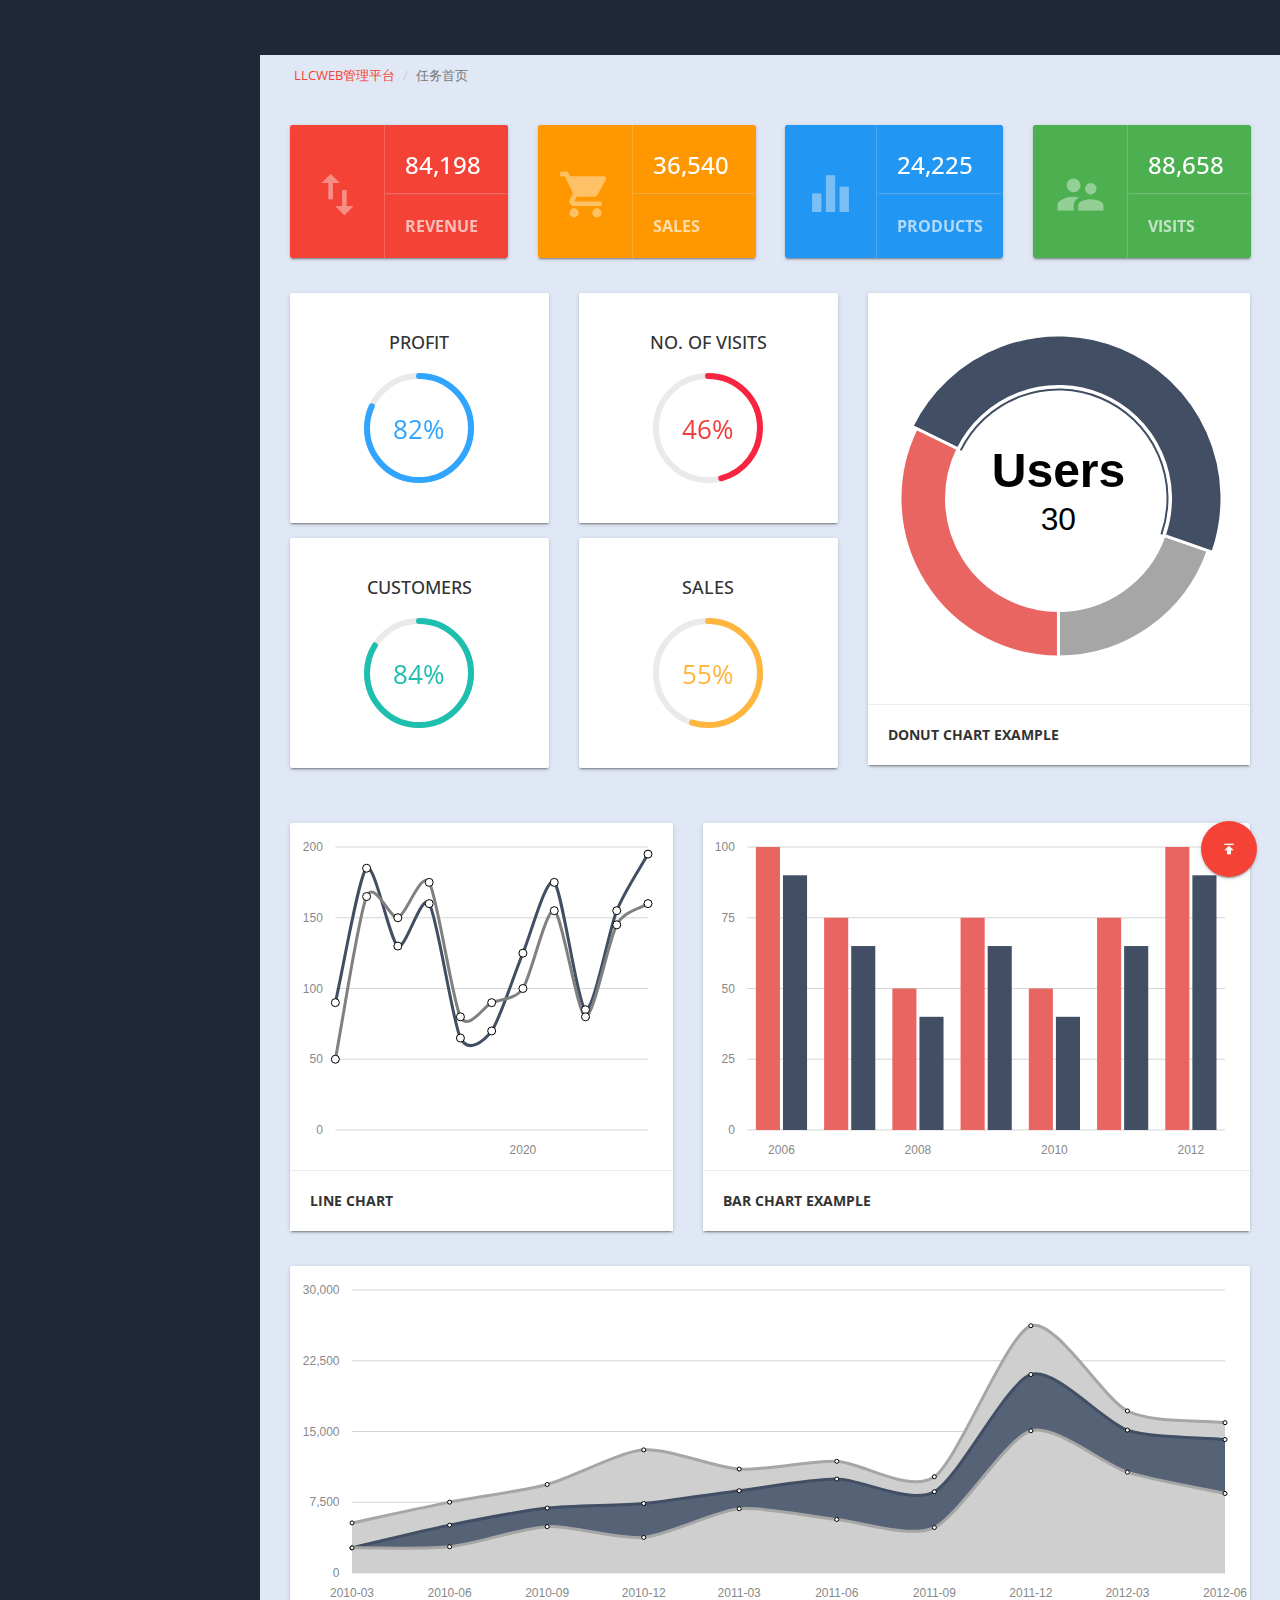
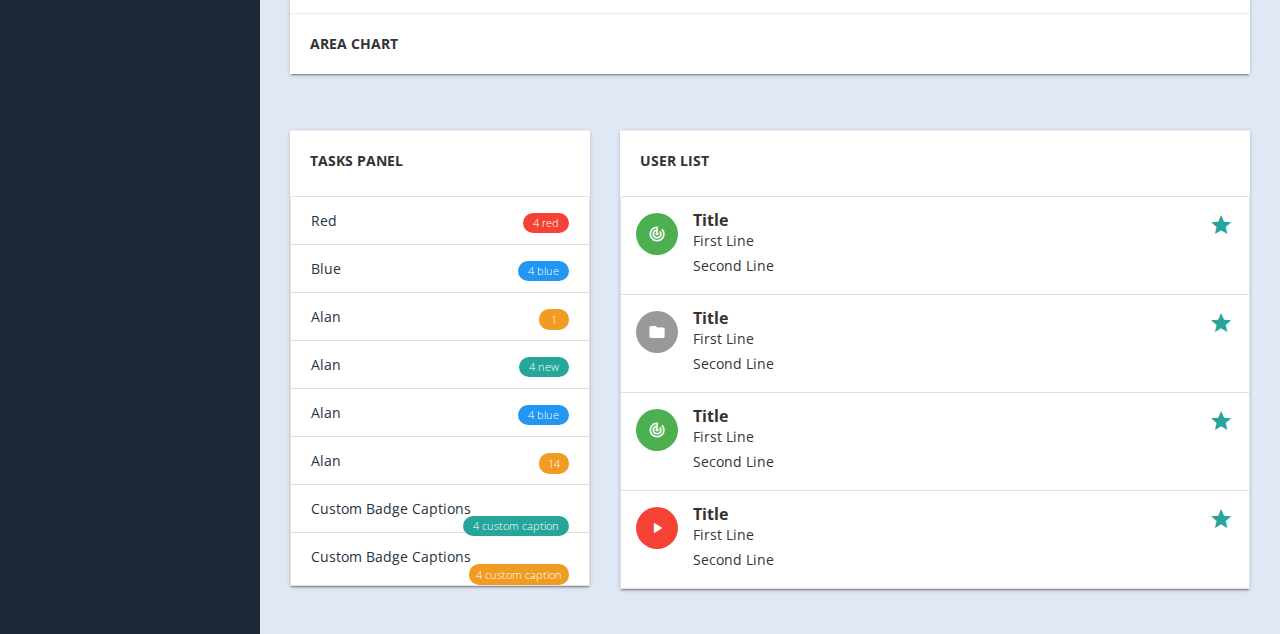
<file: LLCWEB/src/main/resources/templates/index.html>
﻿<!DOCTYPE html>
<html xmlns:th="http://www.thymeleaf.org">
<head>

    <meta charset="utf-8"/>
    <meta name="viewport" content="width=device-width, initial-scale=1.0"/>
    <title>LLCWEB管理平台</title>
    <link href="https://fonts.googleapis.com/icon?family=Material+Icons"
          th:href="@{https://fonts.googleapis.com/icon?family=Material+Icons}" rel="stylesheet">
    <link href="../static/assets/materialize/css/materialize.min.css"
          th:href="@{/assets/materialize/css/materialize.min.css}" media="screen,projection" rel="stylesheet"/>
    <!-- Bootstrap Styles-->
    <link href="../static/assets/css/bootstrap.css"
          th:href="@{/assets/css/bootstrap.css}" rel="stylesheet"/>
    <!-- FontAwesome Styles-->
    <link href="../static/assets/css/font-awesome.css"
          th:href="@{/assets/css/font-awesome.css}" rel="stylesheet"/>
    <!-- Morris Chart Styles-->
    <link href="../static/assets/js/morris/morris-0.4.3.min.css"
          th:href="@{/assets/js/morris/morris-0.4.3.min.css}" rel="stylesheet"/>
    <!-- Custom Styles-->
    <link href="../static/assets/css/custom-styles.css"
          th:href="@{/assets/css/custom-styles.css}" rel="stylesheet"/>
    <!-- Google Fonts-->
    <link href='http://fonts.googleapis.com/css?family=Open+Sans'
          th:href="@{http://fonts.googleapis.com/css?family=Open+Sans}" rel='stylesheet' type='text/css'/>
    <link href="../static/assets/js/Lightweight-Chart/cssCharts.css"
          th:href="@{/assets/js/Lightweight-Chart/cssCharts.css}" rel="stylesheet">
</head>


<body>
<div id="wrapper">
    <!-- top side start-->
    <div  th:include="template/top_side_template :: topside"></div>
    <!-- top side end-->
    <!-- left side start-->
    <nav class="navbar-default navbar-side" role="navigation"
         th:include="template/left_side_template :: leftside"></nav>
    <!-- left side end-->
    <div id="page-wrapper">
        <div id="header" class="header">
            <!--<h3 class="page-header">-->
            <!--Dashboard-->
            <!--</h3>-->
            <ol class="breadcrumb">
                <li><a href="index.html">LLCWEB管理平台</a></li>
                <li class="active">任务首页</li>
            </ol>
        </div>

        <div id="page-inner">
            <div class="dashboard-cards">
                <div class="row">
                    <div class="col-xs-12 col-sm-6 col-md-3">

                        <div class="card horizontal cardIcon waves-effect waves-dark">
                            <div class="card-image red">
                                <i class="material-icons dp48">import_export</i>
                            </div>
                            <div class="card-stacked red">
                                <div class="card-content">
                                    <h3>84,198</h3>
                                </div>
                                <div class="card-action">
                                    <strong>REVENUE</strong>
                                </div>
                            </div>
                        </div>
                    </div>
                    <div class="col-xs-12 col-sm-6 col-md-3">
                        <div class="card horizontal cardIcon waves-effect waves-dark">
                            <div class="card-image orange">
                                <i class="material-icons dp48">shopping_cart</i>
                            </div>
                            <div class="card-stacked orange">
                                <div class="card-content">
                                    <h3>36,540</h3>
                                </div>
                                <div class="card-action">
                                    <strong>SALES</strong>
                                </div>
                            </div>
                        </div>
                    </div>


                    <div class="col-xs-12 col-sm-6 col-md-3">

                        <div class="card horizontal cardIcon waves-effect waves-dark">
                            <div class="card-image blue">
                                <i class="material-icons dp48">equalizer</i>
                            </div>
                            <div class="card-stacked blue">
                                <div class="card-content">
                                    <h3>24,225</h3>
                                </div>
                                <div class="card-action">
                                    <strong>PRODUCTS</strong>
                                </div>
                            </div>
                        </div>

                    </div>
                    <div class="col-xs-12 col-sm-6 col-md-3">

                        <div class="card horizontal cardIcon waves-effect waves-dark">
                            <div class="card-image green">
                                <i class="material-icons dp48">supervisor_account</i>
                            </div>
                            <div class="card-stacked green">
                                <div class="card-content">
                                    <h3>88,658</h3>
                                </div>
                                <div class="card-action">
                                    <strong>VISITS</strong>
                                </div>
                            </div>
                        </div>

                    </div>
                </div>
            </div>
            <!-- /. ROW  -->
            <div class="row">
                <div class="col-xs-12 col-sm-12 col-md-7">
                    <div class="cirStats">
                        <div class="row">
                            <div class="col-xs-12 col-sm-6 col-md-6">
                                <div class="card-panel text-center">
                                    <h4>Profit</h4>
                                    <div class="easypiechart" id="easypiechart-blue" data-percent="82"><span
                                            class="percent">82%</span>
                                    </div>
                                </div>
                            </div>
                            <div class="col-xs-12 col-sm-6 col-md-6">
                                <div class="card-panel text-center">
                                    <h4>No. of Visits</h4>
                                    <div class="easypiechart" id="easypiechart-red" data-percent="46"><span
                                            class="percent">46%</span>
                                    </div>
                                </div>
                            </div>
                            <div class="col-xs-12 col-sm-6 col-md-6">
                                <div class="card-panel text-center">
                                    <h4>Customers</h4>
                                    <div class="easypiechart" id="easypiechart-teal" data-percent="84"><span
                                            class="percent">84%</span>
                                    </div>
                                </div>
                            </div>
                            <div class="col-xs-12 col-sm-6 col-md-6">
                                <div class="card-panel text-center">
                                    <h4>Sales</h4>
                                    <div class="easypiechart" id="easypiechart-orange" data-percent="55"><span
                                            class="percent">55%</span>
                                    </div>
                                </div>
                            </div>
                        </div>
                    </div>
                </div><!--/.row-->
                <div class="col-xs-12 col-sm-12 col-md-5">
                    <div class="row">
                        <div class="col-xs-12">
                            <div class="card">
                                <div class="card-image donutpad">
                                    <div id="morris-donut-chart"></div>
                                </div>
                                <div class="card-action">
                                    <b>Donut Chart Example</b>
                                </div>
                            </div>
                        </div>
                    </div>
                </div><!--/.row-->
            </div>

            <div class="row">
                <div class="col-md-5">
                    <div class="card">
                        <div class="card-image">
                            <div id="morris-line-chart"></div>
                        </div>
                        <div class="card-action">
                            <b>Line Chart</b>
                        </div>
                    </div>

                </div>

                <div class="col-md-7">
                    <div class="card">
                        <div class="card-image">
                            <div id="morris-bar-chart"></div>
                        </div>
                        <div class="card-action">
                            <b> Bar Chart Example</b>
                        </div>
                    </div>
                </div>

            </div>

            <div class="row">
                <div class="col-xs-12">
                    <div class="card">
                        <div class="card-image">
                            <div id="morris-area-chart"></div>
                        </div>
                        <div class="card-action">
                            <b>Area Chart</b>
                        </div>
                    </div>
                </div>

            </div>
            <div class="row">
                <div class="col-md-12">

                </div>
            </div>
            <!-- /. ROW  -->

            <div class="row">
                <div class="col-md-4 col-sm-12 col-xs-12">
                    <div class="card">
                        <div class="card-action">
                            <b>Tasks Panel</b>
                        </div>
                        <div class="card-image">
                            <div class="collection">
                                <a href="#!" class="collection-item">Red<span class="new badge red"
                                                                              data-badge-caption="red">4</span></a>
                                <a href="#!" class="collection-item">Blue<span class="new badge blue"
                                                                               data-badge-caption="blue">4</span></a>
                                <a href="#!" class="collection-item"><span class="badge">1</span>Alan</a>
                                <a href="#!" class="collection-item"><span class="new badge">4</span>Alan</a>
                                <a href="#!" class="collection-item">Alan<span class="new badge blue"
                                                                               data-badge-caption="blue">4</span></a>
                                <a href="#!" class="collection-item"><span class="badge">14</span>Alan</a>
                                <a href="#!" class="collection-item">Custom Badge Captions<span class="new badge"
                                                                                                data-badge-caption="custom caption">4</span></a>
                                <a href="#!" class="collection-item">Custom Badge Captions<span class="badge"
                                                                                                data-badge-caption="custom caption">4</span></a>
                            </div>
                        </div>

                    </div>

                </div>
                <div class="col-md-8 col-sm-12 col-xs-12">
                    <div class="card">
                        <div class="card-action">
                            <b>User List</b>
                        </div>
                        <div class="card-image">
                            <ul class="collection">
                                <li class="collection-item avatar">
                                    <i class="material-icons circle green">track_changes</i>
                                    <span class="title">Title</span>
                                    <p>First Line <br>
                                        Second Line
                                    </p>
                                    <a href="#!" class="secondary-content"><i class="material-icons">grade</i></a>
                                </li>
                                <li class="collection-item avatar">
                                    <i class="material-icons circle">folder</i>
                                    <span class="title">Title</span>
                                    <p>First Line <br>
                                        Second Line
                                    </p>
                                    <a href="#!" class="secondary-content"><i class="material-icons">grade</i></a>
                                </li>
                                <li class="collection-item avatar">
                                    <i class="material-icons circle green">track_changes</i>
                                    <span class="title">Title</span>
                                    <p>First Line <br>
                                        Second Line
                                    </p>
                                    <a href="#!" class="secondary-content"><i class="material-icons">grade</i></a>
                                </li>
                                <li class="collection-item avatar">
                                    <i class="material-icons circle red">play_arrow</i>
                                    <span class="title">Title</span>
                                    <p>First Line <br>
                                        Second Line
                                    </p>
                                    <a href="#!" class="secondary-content"><i class="material-icons">grade</i></a>
                                </li>
                            </ul>
                        </div>
                    </div>


                </div>
            </div>
            <!-- /. ROW  -->
            <div class="fixed-action-btn horizontal click-to-toggle">
                <a href="#header" class="btn-floating btn-large red"><i class="material-icons">publish</i></a>
            </div>

            <footer th:include="template/footer_template :: my_footer">
            </footer>
        </div>
        <!-- /. PAGE INNER  -->
    </div>
    <!-- /. PAGE WRAPPER  -->
</div>
<!-- /. WRAPPER  -->
<!-- JS Scripts-->
<!-- jQuery Js -->
<script src="../static/assets/js/jquery-1.10.2.js"
        th:src="@{/assets/js/jquery-1.10.2.js}"></script>
<!-- Bootstrap Js -->
<script src="../static/assets/js/bootstrap.min.js"
        th:src="@{/assets/js/bootstrap.min.js}"></script>
<script src="../static/assets/materialize/js/materialize.min.js"
        th:src="@{/assets/materialize/js/materialize.min.js}"></script>
<!-- Metis Menu Js -->
<script src="../static/assets/js/jquery.metisMenu.js"
        th:src="@{/assets/js/jquery.metisMenu.js}"></script>
<!-- Morris Chart Js -->
<script src="../static/assets/js/morris/raphael-2.1.0.min.js"
        th:src="@{/assets/js/morris/raphael-2.1.0.min.js}"></script>
<script src="../static/assets/js/morris/morris.js"
        th:src="@{/assets/js/morris/morris.js}"></script>
<script src="../static/assets/js/easypiechart.js"
        th:src="@{/assets/js/easypiechart.js}"></script>
<script src="../static/assets/js/easypiechart-data.js"
        th:src="@{/assets/js/easypiechart-data.js}"></script>
<script src="../static/assets/js/Lightweight-Chart/jquery.chart.js"
        th:src="@{/assets/js/Lightweight-Chart/jquery.chart.js}"></script>
<!-- Custom Js -->
<script src="../static/assets/js/custom-scripts.js"
        th:src="@{/assets/js/custom-scripts.js}"></script>
</body>

</html>
</file>
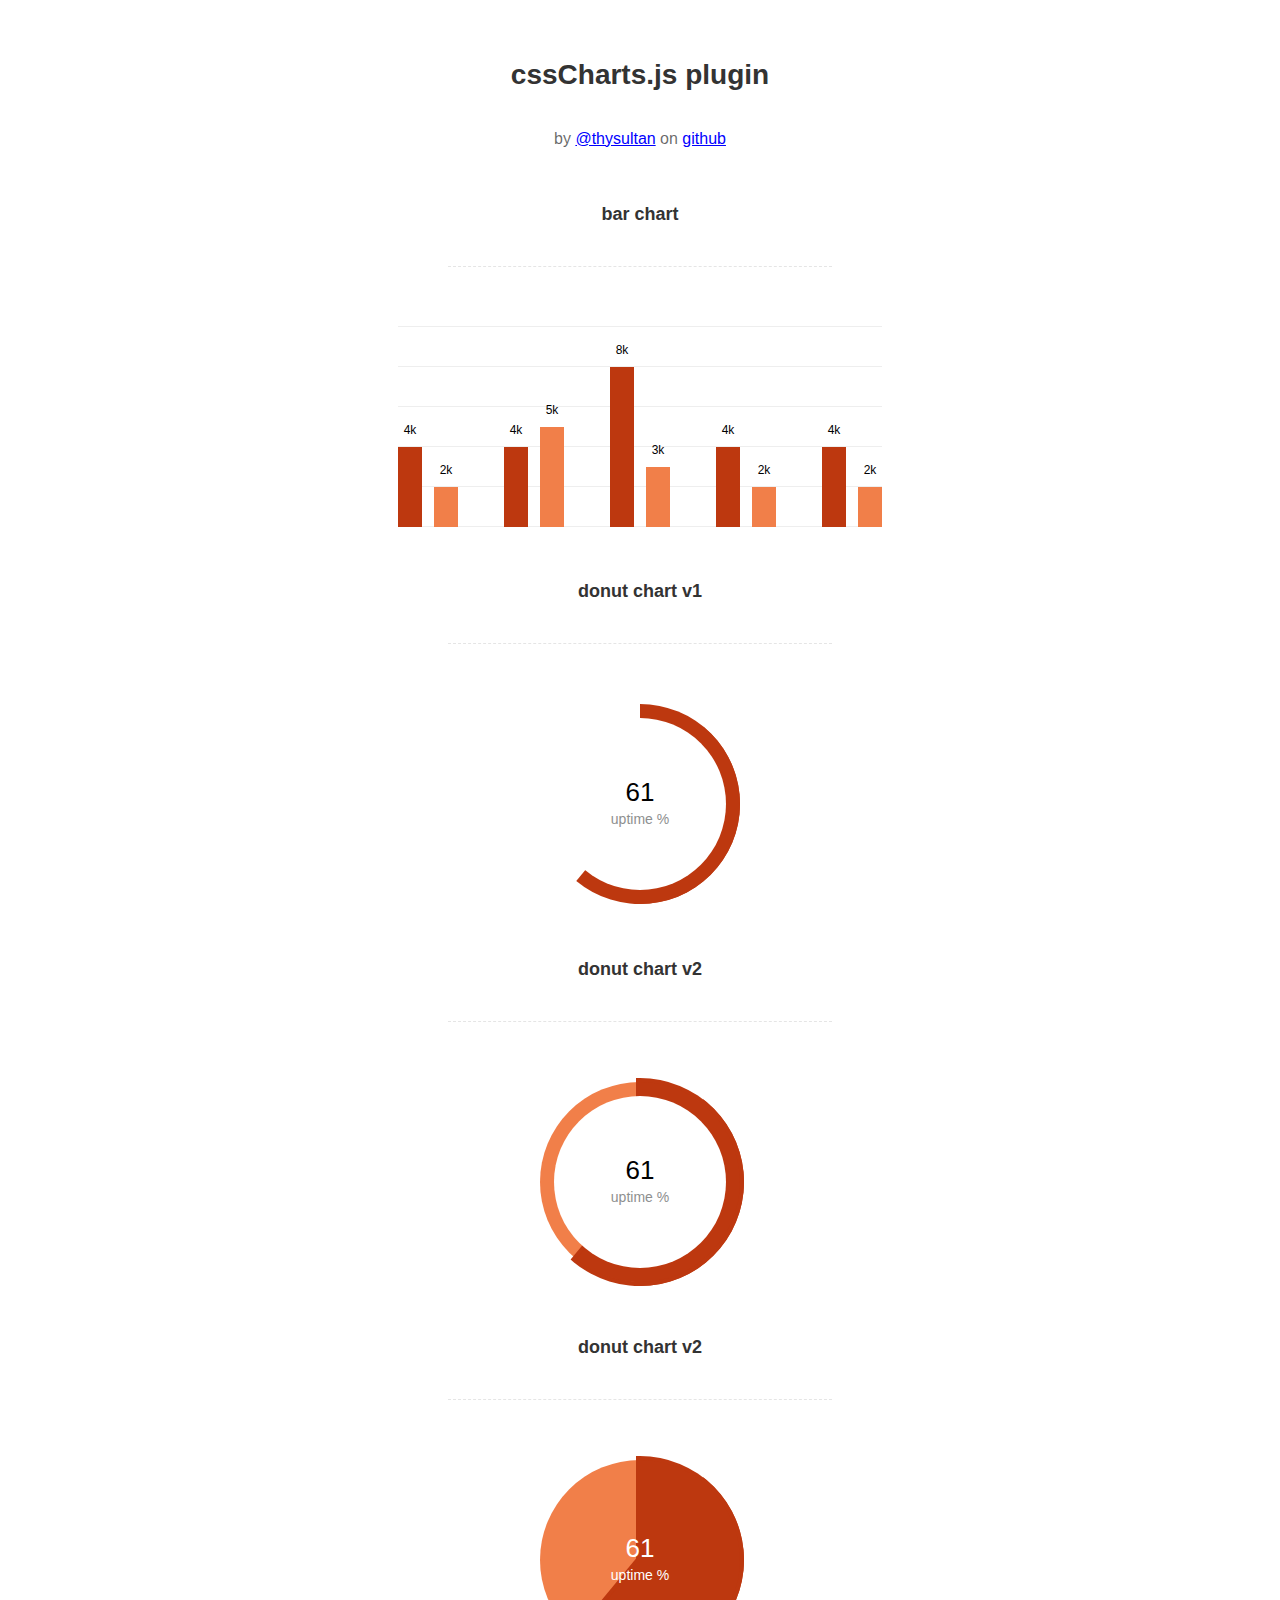
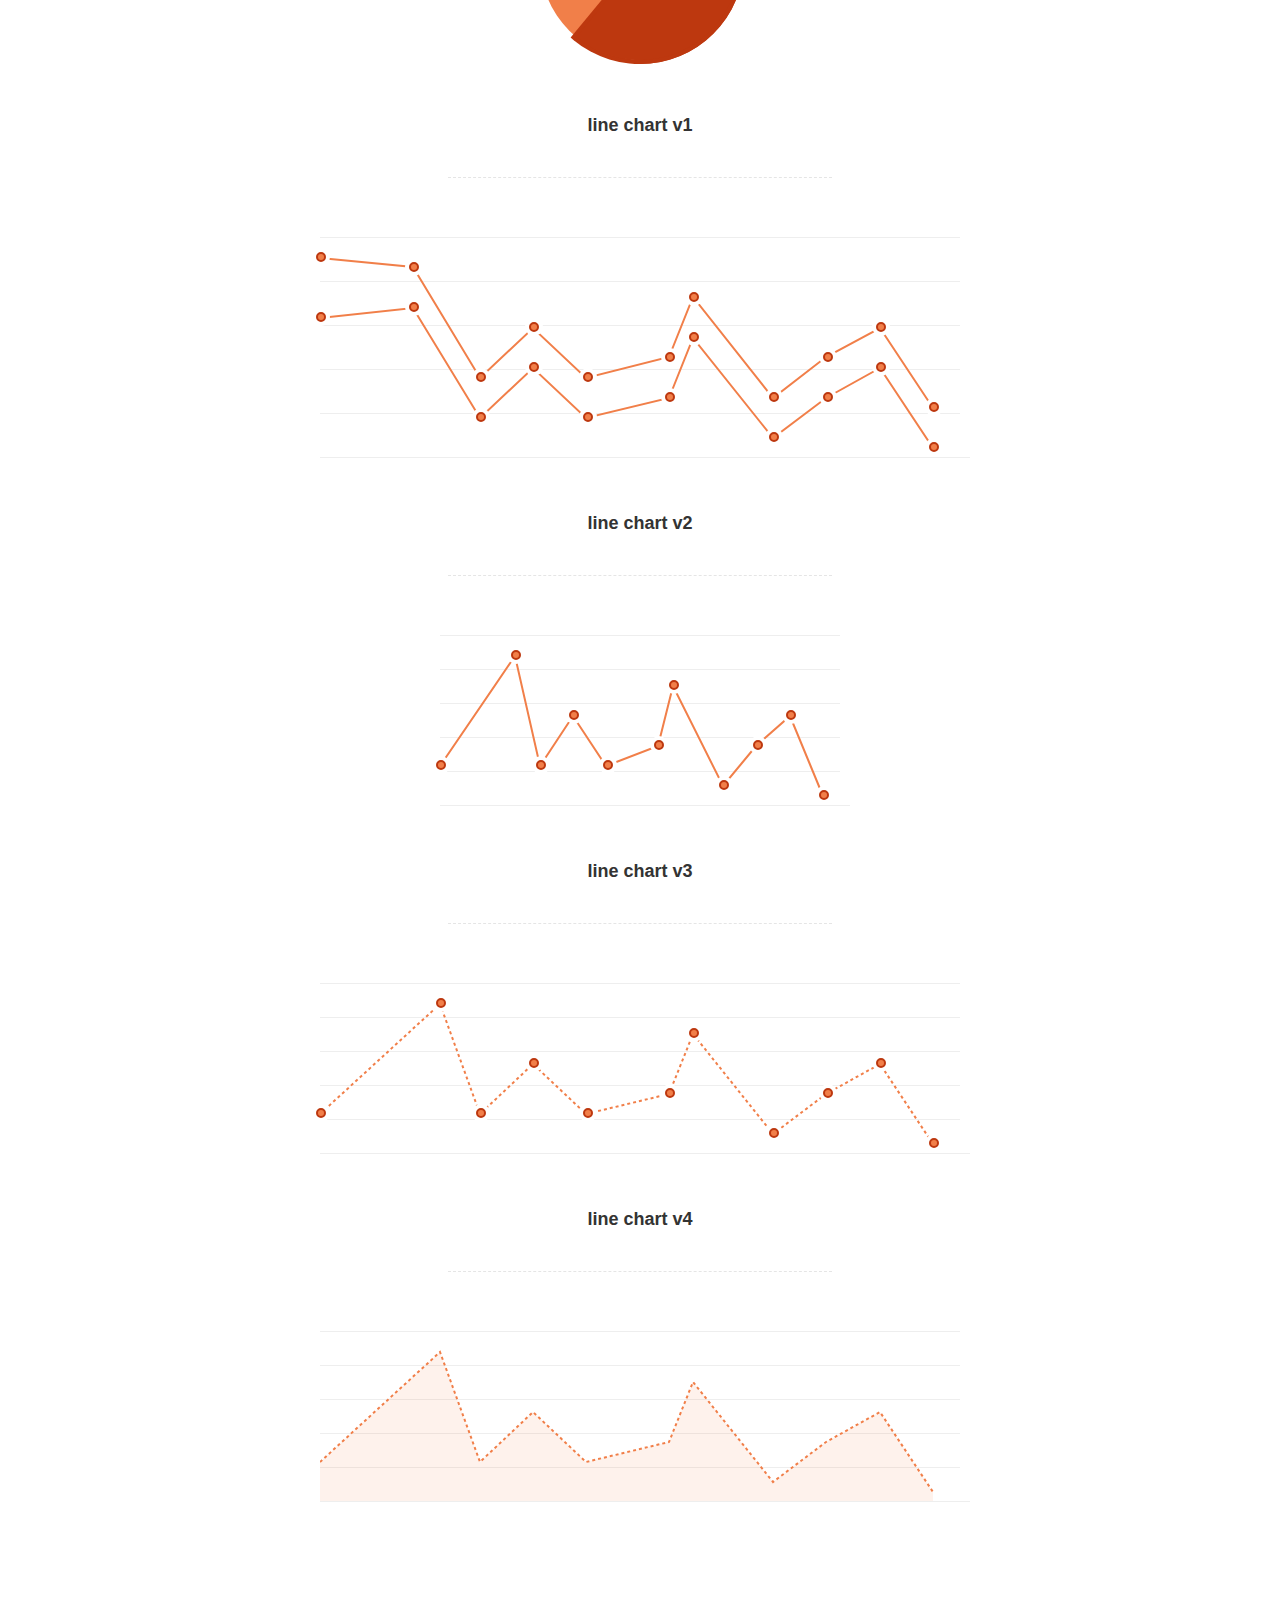
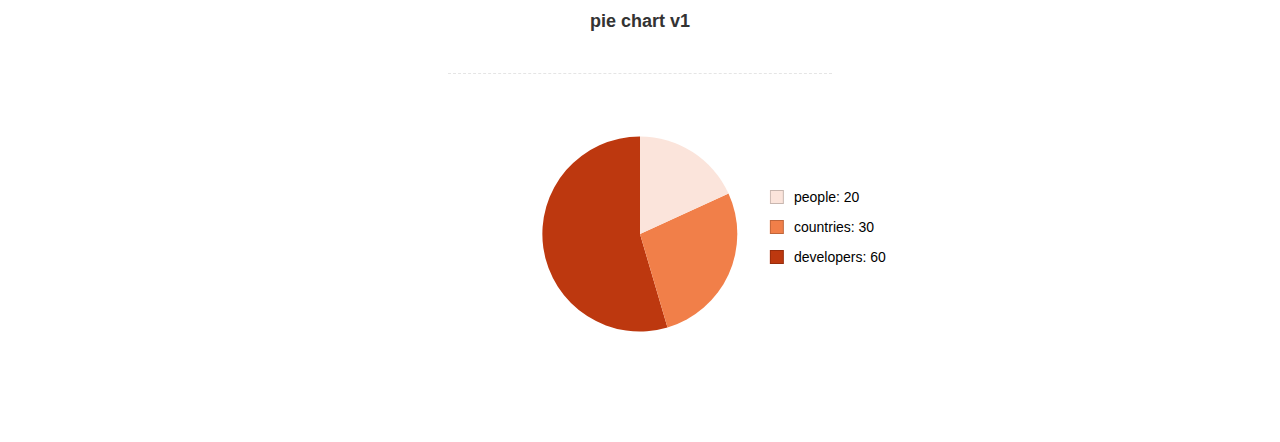
<file: LLCWEB/src/main/resources/static/assets/js/Lightweight-Chart/index.html>
<!doctype html>
<html>
    <head>
        <meta charset="utf-8">
        <meta name="description" content="A jquery plugin to create simple donut, bar or line charts with dom nodes, style with css.">
        <meta name="viewport" content="width=device-width, initial-scale=1">
        <title>cssCharts.js - jquery css charts</title>
        <script src="https://ajax.googleapis.com/ajax/libs/jquery/2.1.3/jquery.min.js"></script>

        <link rel="stylesheet" href="cssCharts.css">
        <script src="jquery.chart.js"></script>

        <style>
          /* page specific styles*/
          h1{text-align:center;font-family:sans-serif;font-size:28px;color:#333;padding:40px 0 0 0;}
          h2{text-align:center;font-family:sans-serif;font-size:18px;color:#333;padding:40px 0 0 0;}
          hr{width:60%;height:1px;background:none;border:none;border-bottom:1px dashed rgba(0,0,0,0.1);outline:none;margin:40px auto 60px auto;}

          .desc p{text-align:center;font-size:16px;color:rgba(0,0,0,0.6);padding:20px 0 0 0;font-family:sans-serif;}
          .desc a{color:blue;}
          .wrap{margin:0 auto;width:640px;padding-bottom:100px;}
          #line{width:400px;}
          /* page specific styles*/
        </style>
    </head>
    <body>
      <div class="wrap">

        <div class="desc">
          <h1>cssCharts.js plugin</h1><p>by
          <a href="http://twitter.com/thysultan">@thysultan</a> on
          <a href="https://github.com/sultantarimo/cssCharts.js">github</a>
        </p>
        </div>

        <h2>bar chart</h2>
        <hr>

        <div class="chart">
            <ul class="bar-chart" data-bars="[4,2],[4,5],[8,3],[4,2],[4,2]" data-max="10" data-unit="k" data-width="24"></ul>
        </div>
        <!-- data max is the 100% point of the graph -->
        <!-- set data-grid to 0 for no grid -->
        <!-- data-width is the individual bars width -->

        <h2>donut chart v1</h2>
        <hr>

        <div class="chart">
          <div class="donut-chart" data-percent="0.61" data-title="uptime %"></div>
        </div>

        <h2>donut chart v2</h2>
        <hr>

        <div class="chart">
          <div class="donut-chart fill" data-percent="0.61" data-title="uptime %"></div>
        </div>

        <h2>donut chart v2</h2>
        <hr>

        <div class="chart">
          <div class="donut-chart pie-chart fill" data-percent="0.61" data-title="uptime %"></div>
        </div>
        <!-- pie-chart class for pie chart -->
        <!-- fill class for default donut fill enabled-->

        <h2>line chart v1</h2>
        <hr>

        <div class="chart">
          <ul data-cord="[[0,70,120,160,200,262,280,340,380,420,460],[140,150,40,90,40,60,120,20,60,90,10]],[[0,70,120,160,200,262,280,340,380,420,460],[200,190,80,130,80,100,160,60,100,130,50]]"  class="line-chart"></ul>
        </div>
        <!-- multiple graphs [[x cords],[y cords]] [[x cords],[y cords]] -->

        <h2>line chart v2</h2>
        <hr>

        <div class="chart" id="line">
          <ul data-cord="[0,90,120,160,200,262,280,340,380,420,460],[40,150,40,90,40,60,120,20,60,90,10]" class="line-chart"></ul>
        </div>

        <h2>line chart v3</h2>
        <hr>

        <div class="chart dotted">
          <ul data-cord="[0,90,120,160,200,262,280,340,380,420,460],[40,150,40,90,40,60,120,20,60,90,10]" class="line-chart"></ul>
        </div>

        <h2>line chart v4</h2>
        <hr>

        <div class="chart dotted">
          <ul data-cord="[0,90,120,160,200,262,280,340,380,420,460],[40,150,40,90,40,60,120,20,60,90,10]" data-fill="1" class="line-chart no-points"></ul>
        </div>
        <!-- single graph [x cords],[y cords] -->


        <br><br><br>
        <h2>pie chart v1</h2>
        <hr>

        <div class="chart">
          <div class="pie-thychart" data-set='[["people", 20], ["countries",30], ["developers",60]]' data-colors="#FBE4DB,#F17F49,#BD380F"></div>
        </div>

      </div>

      <script>
        $(function() {
            $('.bar-chart').cssCharts({type:"bar"});
            $('.donut-chart').cssCharts({type:"donut"}).trigger('show-donut-chart');
            $('.line-chart').cssCharts({type:"line"});

            $('.pie-thychart').cssCharts({type:"pie"});
        });
      </script>
    </body>
</html>
</file>
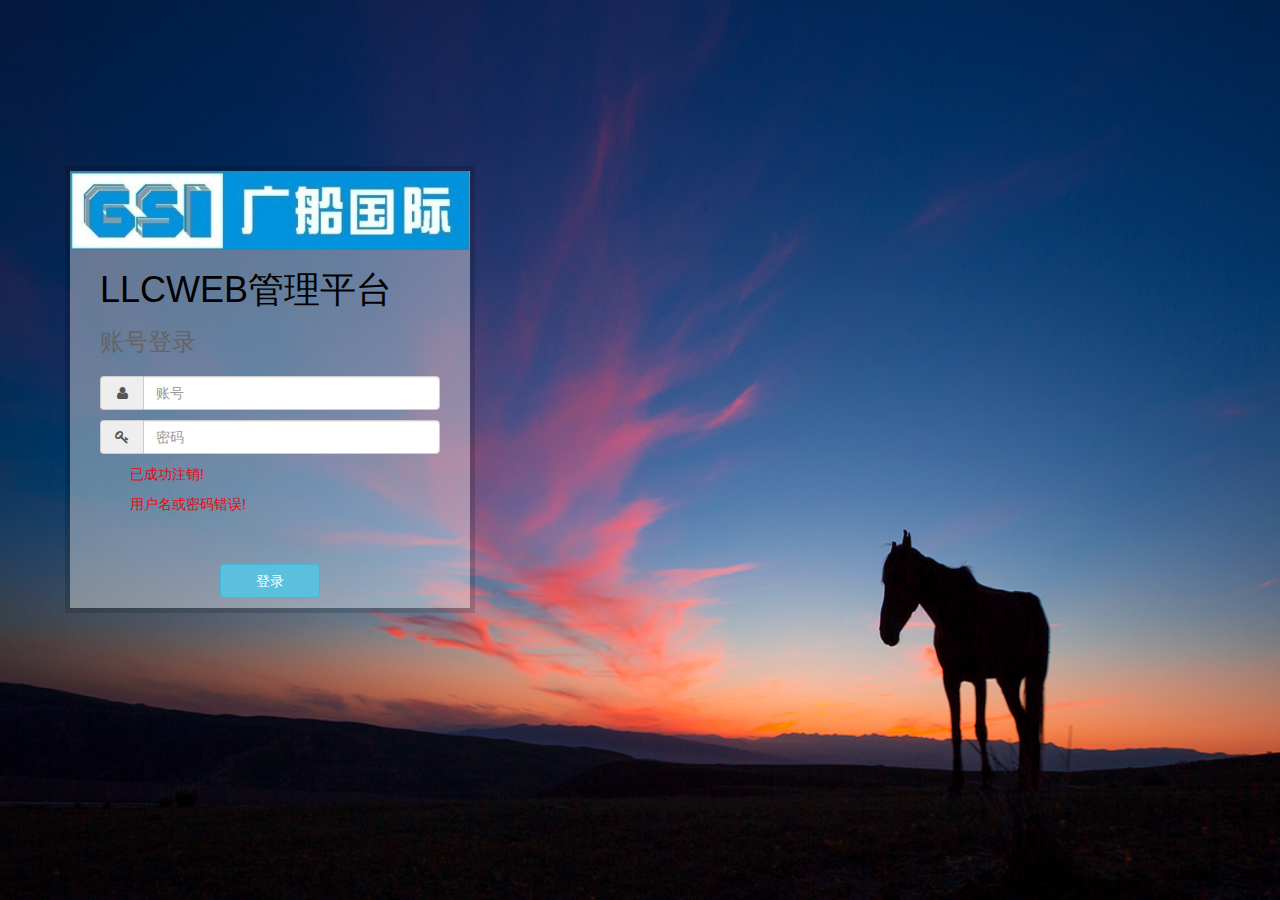
<file: LLCWEB/src/main/resources/templates/login.html>
<!DOCTYPE html>
<html xmlns:th="http://www.thymeleaf.org">
<head>

    <!-- start: Meta -->
    <meta charset="utf-8">
    <title></title>
    <meta name="description" content="Bootstrap Metro Dashboard">
    <meta name="author" content="">
    <meta name="keyword" content="">
    <!-- end: Meta -->

    <!-- start: Mobile Specific -->
    <meta name="viewport" content="width=device-width, initial-scale=1">
    <!-- end: Mobile Specific -->
    <!-- start: Favicon -->
    <link rel="shortcut icon" href="../static/custom/images/favicon.ico" th:href="@{custom/images/favicon.ico}">
    <!-- end: Favicon -->

    <!-- start: CSS -->
    <!-- Bootstrap Styles-->
    <link href="../static/assets/css/bootstrap.css"
          th:href="@{assets/css/bootstrap.css}" rel="stylesheet"/>
    <!-- FontAwesome Styles-->
    <link href="../static/assets/css/font-awesome.css"
          th:href="@{assets/css/font-awesome.css}" rel="stylesheet"/>
    <!-- Google Fonts-->
    <link href='http://fonts.googleapis.com/css?family=Open+Sans'
          th:href="@{http://fonts.googleapis.com/css?family=Open+Sans}" rel='stylesheet' type='text/css'/>
    <!-- end: CSS -->
    <!-- The HTML5 shim, for IE6-8 support of HTML5 elements -->
    <!--[if lt IE 9]>
    <script src="../static/assets/js/html5shiv.js"
            th:src="@{assets/js/html5shiv.js}"></script>
    <script src="../static/assets/js/respond.min.js"
            th:src="@{assets/js/respond.min.js}"></script>
    <link id="ie-style" href="../static/assets/css/ie.css"
          th:href="@{assets/css/ie.css}" rel="stylesheet">
    <![endif]-->

    <!--page custom files-->
    <link  href="../static/custom/css/page-login.css"
          th:href="@{custom/css/page-login.css}" rel="stylesheet">

</head>

<body>

<div class="container">

    <div class="row" style="margin-top: 15%;">

        <div class="col-md-2">
            <div class="login-box">
                <div class="logo">
                    <img src="../static/custom/images/logo.png" th:src="@{custom/images/logo.jpg}">
                </div>
                <h1 style="padding-left: 30px;">LLCWEB管理平台</h1>
                <h3>账号登录</h3>
                <div style="padding: 10px 30px 10px;">
                    <!--使用spring security的form控件必须这么定义？input的name必须为username和password-->
                    <form action="/login" th:action="@{/login}" method="post">
                        <div class="input-group margin-bottom-sm">
                            <span class="input-group-addon"><i class="fa fa-user fa-fw"></i></span>
                            <input id="username" name="username" class="form-control" type="text" placeholder="账号">
                        </div>
                        <div class="input-group" style="padding-top: 10px;">
                            <span class="input-group-addon"><i class="fa fa-key fa-fw"></i></span>
                            <input id="password" name="password" class="form-control" type="password" placeholder="密码">
                        </div>
                        <p th:if="${param.logout}" class="error-code">已成功注销!</p>
                        <p th:if="${param.error}" class="error-code">用户名或密码错误!</p>
                        <div style="padding-top: 40px;text-align: center;">
                            <button id="login" style="width: 100px;" type="submit" class="btn btn-info">登录</button>
                        </div>
                    </form>

                </div>
            </div><!--/span-->
        </div>

    </div>
</div>

<div id="clock" style="">

</div>

<!-- start: JavaScript-->
<!-- jQuery Js -->
<script src="../static/assets/js/jquery-1.10.2.js"
        th:src="@{assets/js/jquery-1.10.2.js}"></script>
<!-- Bootstrap Js -->
<script src="../static/assets/js/bootstrap.min.js"
        th:src="@{assets/js/bootstrap.min.js}"></script>
<script src="../static/assets/plugins/lhgdialog/lhgdialog.min.js"
        th:src="@{assets/plugins/lhgdialog/lhgdialog.min.js}"></script>

<!--page custom files-->
<script src="../static/custom/js/page-login.js"
        th:src="@{custom/js/page-login.js}"></script>
<!-- end: JavaScript-->

</body>
</html>
</file>
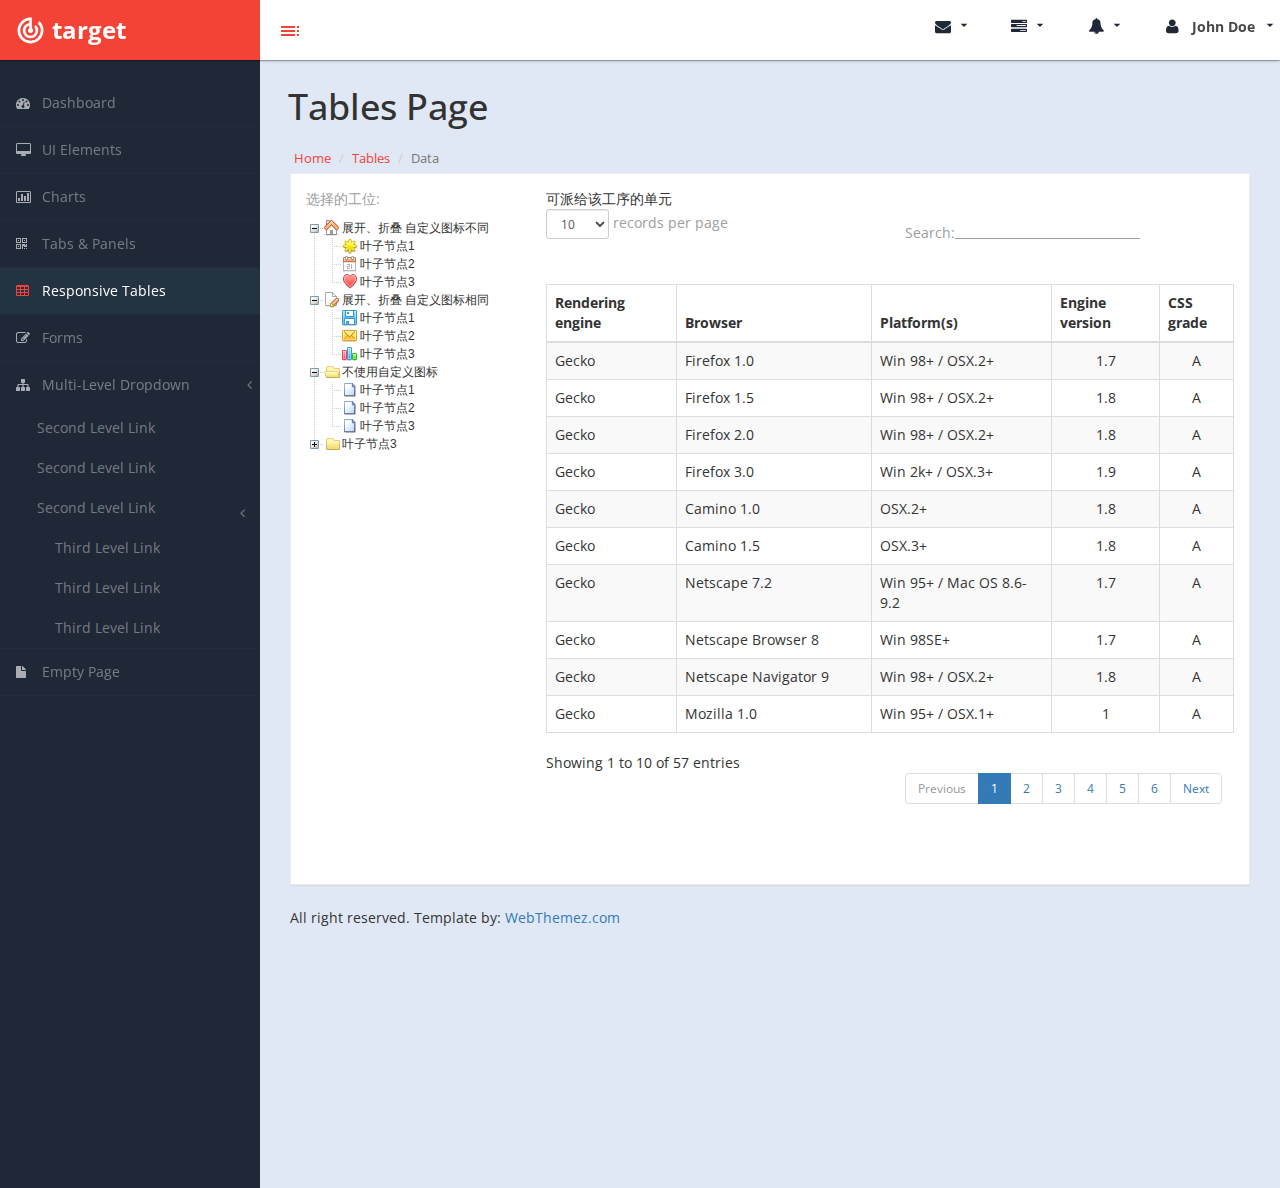
<file: LLCWEB/src/main/resources/templates/tableTest.html>
﻿<!DOCTYPE html>
<html xmlns="http://www.w3.org/1999/xhtml">

<head>
    <meta charset="utf-8"/>
    <meta name="viewport" content="width=device-width, initial-scale=1.0"/>
    <title>Track Material Design Bootstrap Admin Template</title>

    <link href="https://fonts.googleapis.com/icon?family=Material+Icons" rel="stylesheet">
    <link rel="stylesheet" href="../static/assets/materialize/css/materialize.min.css" media="screen,projection"/>
    <!-- Bootstrap Styles-->
    <link href="../static/assets/css/bootstrap.css" rel="stylesheet"/>
    <!-- FontAwesome Styles-->
    <link href="../static/assets/css/font-awesome.css" rel="stylesheet"/>
    <!-- Morris Chart Styles-->
    <link href="../static/assets/js/morris/morris-0.4.3.min.css" rel="stylesheet"/>
    <!-- Custom Styles-->
    <link href="../static/assets/css/custom-styles.css" rel="stylesheet"/>
    <!-- Google Fonts-->
    <link href='http://fonts.googleapis.com/css?family=Open+Sans' rel='stylesheet' type='text/css'/>
    <link rel="stylesheet" href="../static/assets/js/Lightweight-Chart/cssCharts.css">


    <!-- commom Styles-->
    <link href="../static/custom/css/common.css" rel="stylesheet"/>
     <!--Custom Styles-->
    <link href="../static/assets/plugins/ztree/zTreeStyle/zTreeStyle.css" rel="stylesheet"/>
</head>
<body>
<div id="wrapper">
    <nav class="navbar navbar-default top-navbar" role="navigation">
        <div class="navbar-header">
            <button type="button" class="navbar-toggle" data-toggle="collapse" data-target=".sidebar-collapse">
                <span class="sr-only">Toggle navigation</span>
                <span class="icon-bar"></span>
                <span class="icon-bar"></span>
                <span class="icon-bar"></span>
            </button>
            <a class="navbar-brand waves-effect waves-dark" href="index.html"><i class="large material-icons">track_changes</i>
                <strong>target</strong></a>

            <div id="sideNav" href=""><i class="material-icons dp48">toc</i></div>
        </div>

        <ul class="nav navbar-top-links navbar-right">
            <li><a class="dropdown-button waves-effect waves-dark" href="#!" data-activates="dropdown4"><i
                    class="fa fa-envelope fa-fw"></i> <i class="material-icons right">arrow_drop_down</i></a></li>
            <li><a class="dropdown-button waves-effect waves-dark" href="#!" data-activates="dropdown3"><i
                    class="fa fa-tasks fa-fw"></i> <i class="material-icons right">arrow_drop_down</i></a></li>
            <li><a class="dropdown-button waves-effect waves-dark" href="#!" data-activates="dropdown2"><i
                    class="fa fa-bell fa-fw"></i> <i class="material-icons right">arrow_drop_down</i></a></li>
            <li><a class="dropdown-button waves-effect waves-dark" href="#!" data-activates="dropdown1"><i
                    class="fa fa-user fa-fw"></i> <b>John Doe</b> <i
                    class="material-icons right">arrow_drop_down</i></a></li>
        </ul>
    </nav>
    <!-- Dropdown Structure -->
    <ul id="dropdown1" class="dropdown-content">
        <li><a href="#"><i class="fa fa-user fa-fw"></i> My Profile</a>
        </li>
        <li><a href="#"><i class="fa fa-gear fa-fw"></i> Settings</a>
        </li>
        <li><a href="#"><i class="fa fa-sign-out fa-fw"></i> Logout</a>
        </li>
    </ul>
    <ul id="dropdown2" class="dropdown-content w250">
        <li>
            <a href="#">
                <div>
                    <i class="fa fa-comment fa-fw"></i> New Comment
                    <span class="pull-right text-muted small">4 min</span>
                </div>
            </a>
        </li>
        <li class="divider"></li>
        <li>
            <a href="#">
                <div>
                    <i class="fa fa-twitter fa-fw"></i> 3 New Followers
                    <span class="pull-right text-muted small">12 min</span>
                </div>
            </a>
        </li>
        <li class="divider"></li>
        <li>
            <a href="#">
                <div>
                    <i class="fa fa-envelope fa-fw"></i> Message Sent
                    <span class="pull-right text-muted small">4 min</span>
                </div>
            </a>
        </li>
        <li class="divider"></li>
        <li>
            <a href="#">
                <div>
                    <i class="fa fa-tasks fa-fw"></i> New Task
                    <span class="pull-right text-muted small">4 min</span>
                </div>
            </a>
        </li>
        <li class="divider"></li>
        <li>
            <a href="#">
                <div>
                    <i class="fa fa-upload fa-fw"></i> Server Rebooted
                    <span class="pull-right text-muted small">4 min</span>
                </div>
            </a>
        </li>
        <li class="divider"></li>
        <li>
            <a class="text-center" href="#">
                <strong>See All Alerts</strong>
                <i class="fa fa-angle-right"></i>
            </a>
        </li>
    </ul>
    <ul id="dropdown3" class="dropdown-content dropdown-tasks w250">
        <li>
            <a href="#">
                <div>
                    <p>
                        <strong>Task 1</strong>
                        <span class="pull-right text-muted">60% Complete</span>
                    </p>
                    <div class="progress progress-striped active">
                        <div class="progress-bar progress-bar-success" role="progressbar" aria-valuenow="60"
                             aria-valuemin="0" aria-valuemax="100" style="width: 60%">
                            <span class="sr-only">60% Complete (success)</span>
                        </div>
                    </div>
                </div>
            </a>
        </li>
        <li class="divider"></li>
        <li>
            <a href="#">
                <div>
                    <p>
                        <strong>Task 2</strong>
                        <span class="pull-right text-muted">28% Complete</span>
                    </p>
                    <div class="progress progress-striped active">
                        <div class="progress-bar progress-bar-info" role="progressbar" aria-valuenow="28"
                             aria-valuemin="0" aria-valuemax="100" style="width: 28%">
                            <span class="sr-only">28% Complete</span>
                        </div>
                    </div>
                </div>
            </a>
        </li>
        <li class="divider"></li>
        <li>
            <a href="#">
                <div>
                    <p>
                        <strong>Task 3</strong>
                        <span class="pull-right text-muted">60% Complete</span>
                    </p>
                    <div class="progress progress-striped active">
                        <div class="progress-bar progress-bar-warning" role="progressbar" aria-valuenow="60"
                             aria-valuemin="0" aria-valuemax="100" style="width: 60%">
                            <span class="sr-only">60% Complete (warning)</span>
                        </div>
                    </div>
                </div>
            </a>
        </li>
        <li class="divider"></li>
        <li>
            <a href="#">
                <div>
                    <p>
                        <strong>Task 4</strong>
                        <span class="pull-right text-muted">85% Complete</span>
                    </p>
                    <div class="progress progress-striped active">
                        <div class="progress-bar progress-bar-danger" role="progressbar" aria-valuenow="85"
                             aria-valuemin="0" aria-valuemax="100" style="width: 85%">
                            <span class="sr-only">85% Complete (danger)</span>
                        </div>
                    </div>
                </div>
            </a>
        </li>
        <li class="divider"></li>
        <li>
    </ul>
    <ul id="dropdown4" class="dropdown-content dropdown-tasks w250 taskList">
        <li>
            <div>
                <strong>John Doe</strong>
                <span class="pull-right text-muted">
                                        <em>Today</em>
                                    </span>
            </div>
            <p>Lorem Ipsum has been the industry's standard dummy text ever since the 1500s...</p>
            </a>
        </li>
        <li class="divider"></li>
        <li>
            <div>
                <strong>John Smith</strong>
                <span class="pull-right text-muted">
                                        <em>Yesterday</em>
                                    </span>
            </div>
            <p>Lorem Ipsum has been the industry's standard dummy text ever since an kwilnw...</p>
            </a>
        </li>
        <li class="divider"></li>
        <li>
            <a href="#">
                <div>
                    <strong>John Smith</strong>
                    <span class="pull-right text-muted">
                                        <em>Yesterday</em>
                                    </span>
                </div>
                <p>Lorem Ipsum has been the industry's standard dummy text ever since the...</p>
            </a>
        </li>
        <li class="divider"></li>
        <li>
            <a class="text-center" href="#">
                <strong>Read All Messages</strong>
                <i class="fa fa-angle-right"></i>
            </a>
        </li>
    </ul>
    <!--/. NAV TOP  -->
    <!--/. NAV TOP  -->
    <nav class="navbar-default navbar-side" role="navigation">
        <div class="sidebar-collapse">
            <ul class="nav" id="main-menu">

                <li>
                    <a href="index.html" class="waves-effect waves-dark"><i class="fa fa-dashboard"></i> Dashboard</a>
                </li>
                <li>
                    <a href="ui-elements.html" class="waves-effect waves-dark"><i class="fa fa-desktop"></i> UI Elements</a>
                </li>
                <li>
                    <a href="chart.html" class="waves-effect waves-dark"><i class="fa fa-bar-chart-o"></i> Charts</a>
                </li>
                <li>
                    <a href="tab-panel.html" class="waves-effect waves-dark"><i class="fa fa-qrcode"></i> Tabs & Panels</a>
                </li>

                <li>
                    <a href="table.html" class="active-menu waves-effect waves-dark"><i class="fa fa-table"></i>
                        Responsive Tables</a>
                </li>
                <li>
                    <a href="form.html" class="waves-effect waves-dark"><i class="fa fa-edit"></i> Forms </a>
                </li>


                <li>
                    <a href="#" class="waves-effect waves-dark"><i class="fa fa-sitemap"></i> Multi-Level Dropdown<span
                            class="fa arrow"></span></a>
                    <ul class="nav nav-second-level">
                        <li>
                            <a href="#">Second Level Link</a>
                        </li>
                        <li>
                            <a href="#">Second Level Link</a>
                        </li>
                        <li>
                            <a href="#">Second Level Link<span class="fa arrow"></span></a>
                            <ul class="nav nav-third-level">
                                <li>
                                    <a href="#">Third Level Link</a>
                                </li>
                                <li>
                                    <a href="#">Third Level Link</a>
                                </li>
                                <li>
                                    <a href="#">Third Level Link</a>
                                </li>

                            </ul>

                        </li>
                    </ul>
                </li>
                <li>
                    <a href="empty.html" class="waves-effect waves-dark"><i class="fa fa-fw fa-file"></i> Empty Page</a>
                </li>
            </ul>

        </div>

    </nav>
    <!-- /. NAV SIDE  -->
    <div id="page-wrapper">
        <div class="header">
            <h1 class="page-header">
                Tables Page
            </h1>
            <ol class="breadcrumb">
                <li><a href="#">Home</a></li>
                <li><a href="#">Tables</a></li>
                <li class="active">Data</li>
            </ol>

        </div>

        <div id="page-inner">
            <div class="panel panel-default" style="margin-top: -30px;">
                <div class="panel-body">
                    <div class="row">
                        <div class="col-md-3">
                            <div>
                                <label for="selected-view">选择的工位:</label>
                                <span id="selected-view" style="color: #e10b0f;"></span>
                            </div>
                            <div class="zTreeDemoBackground left">
                                <ul id="treeDemo" class="ztree"></ul>
                            </div>
                        </div>
                        <div class="col-md-9">
                            <div>可派给该工序的单元</div>
                            <div class="table-responsive">
                                <table class="table table-striped table-bordered table-hover" id="dataTables-example">
                                    <thead>
                                    <tr>
                                        <th>Rendering engine</th>
                                        <th>Browser</th>
                                        <th>Platform(s)</th>
                                        <th>Engine version</th>
                                        <th>CSS grade</th>
                                    </tr>
                                    </thead>
                                    <tbody>
                                    <tr class="odd gradeX">
                                        <td>Trident</td>
                                        <td>Internet Explorer 4.0</td>
                                        <td>Win 95+</td>
                                        <td class="center">4</td>
                                        <td class="center">X</td>
                                    </tr>
                                    <tr class="even gradeC">
                                        <td>Trident</td>
                                        <td>Internet Explorer 5.0</td>
                                        <td>Win 95+</td>
                                        <td class="center">5</td>
                                        <td class="center">C</td>
                                    </tr>
                                    <tr class="odd gradeA">
                                        <td>Trident</td>
                                        <td>Internet Explorer 5.5</td>
                                        <td>Win 95+</td>
                                        <td class="center">5.5</td>
                                        <td class="center">A</td>
                                    </tr>
                                    <tr class="even gradeA">
                                        <td>Trident</td>
                                        <td>Internet Explorer 6</td>
                                        <td>Win 98+</td>
                                        <td class="center">6</td>
                                        <td class="center">A</td>
                                    </tr>
                                    <tr class="odd gradeA">
                                        <td>Trident</td>
                                        <td>Internet Explorer 7</td>
                                        <td>Win XP SP2+</td>
                                        <td class="center">7</td>
                                        <td class="center">A</td>
                                    </tr>
                                    <tr class="even gradeA">
                                        <td>Trident</td>
                                        <td>AOL browser (AOL desktop)</td>
                                        <td>Win XP</td>
                                        <td class="center">6</td>
                                        <td class="center">A</td>
                                    </tr>
                                    <tr class="gradeA">
                                        <td>Gecko</td>
                                        <td>Firefox 1.0</td>
                                        <td>Win 98+ / OSX.2+</td>
                                        <td class="center">1.7</td>
                                        <td class="center">A</td>
                                    </tr>
                                    <tr class="gradeA">
                                        <td>Gecko</td>
                                        <td>Firefox 1.5</td>
                                        <td>Win 98+ / OSX.2+</td>
                                        <td class="center">1.8</td>
                                        <td class="center">A</td>
                                    </tr>
                                    <tr class="gradeA">
                                        <td>Gecko</td>
                                        <td>Firefox 2.0</td>
                                        <td>Win 98+ / OSX.2+</td>
                                        <td class="center">1.8</td>
                                        <td class="center">A</td>
                                    </tr>
                                    <tr class="gradeA">
                                        <td>Gecko</td>
                                        <td>Firefox 3.0</td>
                                        <td>Win 2k+ / OSX.3+</td>
                                        <td class="center">1.9</td>
                                        <td class="center">A</td>
                                    </tr>
                                    <tr class="gradeA">
                                        <td>Gecko</td>
                                        <td>Camino 1.0</td>
                                        <td>OSX.2+</td>
                                        <td class="center">1.8</td>
                                        <td class="center">A</td>
                                    </tr>
                                    <tr class="gradeA">
                                        <td>Gecko</td>
                                        <td>Camino 1.5</td>
                                        <td>OSX.3+</td>
                                        <td class="center">1.8</td>
                                        <td class="center">A</td>
                                    </tr>
                                    <tr class="gradeA">
                                        <td>Gecko</td>
                                        <td>Netscape 7.2</td>
                                        <td>Win 95+ / Mac OS 8.6-9.2</td>
                                        <td class="center">1.7</td>
                                        <td class="center">A</td>
                                    </tr>
                                    <tr class="gradeA">
                                        <td>Gecko</td>
                                        <td>Netscape Browser 8</td>
                                        <td>Win 98SE+</td>
                                        <td class="center">1.7</td>
                                        <td class="center">A</td>
                                    </tr>
                                    <tr class="gradeA">
                                        <td>Gecko</td>
                                        <td>Netscape Navigator 9</td>
                                        <td>Win 98+ / OSX.2+</td>
                                        <td class="center">1.8</td>
                                        <td class="center">A</td>
                                    </tr>
                                    <tr class="gradeA">
                                        <td>Gecko</td>
                                        <td>Mozilla 1.0</td>
                                        <td>Win 95+ / OSX.1+</td>
                                        <td class="center">1</td>
                                        <td class="center">A</td>
                                    </tr>
                                    <tr class="gradeA">
                                        <td>Gecko</td>
                                        <td>Mozilla 1.1</td>
                                        <td>Win 95+ / OSX.1+</td>
                                        <td class="center">1.1</td>
                                        <td class="center">A</td>
                                    </tr>
                                    <tr class="gradeA">
                                        <td>Gecko</td>
                                        <td>Mozilla 1.2</td>
                                        <td>Win 95+ / OSX.1+</td>
                                        <td class="center">1.2</td>
                                        <td class="center">A</td>
                                    </tr>
                                    <tr class="gradeA">
                                        <td>Gecko</td>
                                        <td>Mozilla 1.3</td>
                                        <td>Win 95+ / OSX.1+</td>
                                        <td class="center">1.3</td>
                                        <td class="center">A</td>
                                    </tr>
                                    <tr class="gradeA">
                                        <td>Gecko</td>
                                        <td>Mozilla 1.4</td>
                                        <td>Win 95+ / OSX.1+</td>
                                        <td class="center">1.4</td>
                                        <td class="center">A</td>
                                    </tr>
                                    <tr class="gradeA">
                                        <td>Gecko</td>
                                        <td>Mozilla 1.5</td>
                                        <td>Win 95+ / OSX.1+</td>
                                        <td class="center">1.5</td>
                                        <td class="center">A</td>
                                    </tr>
                                    <tr class="gradeA">
                                        <td>Gecko</td>
                                        <td>Mozilla 1.6</td>
                                        <td>Win 95+ / OSX.1+</td>
                                        <td class="center">1.6</td>
                                        <td class="center">A</td>
                                    </tr>
                                    <tr class="gradeA">
                                        <td>Gecko</td>
                                        <td>Mozilla 1.7</td>
                                        <td>Win 98+ / OSX.1+</td>
                                        <td class="center">1.7</td>
                                        <td class="center">A</td>
                                    </tr>
                                    <tr class="gradeA">
                                        <td>Gecko</td>
                                        <td>Mozilla 1.8</td>
                                        <td>Win 98+ / OSX.1+</td>
                                        <td class="center">1.8</td>
                                        <td class="center">A</td>
                                    </tr>
                                    <tr class="gradeA">
                                        <td>Gecko</td>
                                        <td>Seamonkey 1.1</td>
                                        <td>Win 98+ / OSX.2+</td>
                                        <td class="center">1.8</td>
                                        <td class="center">A</td>
                                    </tr>
                                    <tr class="gradeA">
                                        <td>Gecko</td>
                                        <td>Epiphany 2.20</td>
                                        <td>Gnome</td>
                                        <td class="center">1.8</td>
                                        <td class="center">A</td>
                                    </tr>
                                    <tr class="gradeA">
                                        <td>Webkit</td>
                                        <td>Safari 1.2</td>
                                        <td>OSX.3</td>
                                        <td class="center">125.5</td>
                                        <td class="center">A</td>
                                    </tr>
                                    <tr class="gradeA">
                                        <td>Webkit</td>
                                        <td>Safari 1.3</td>
                                        <td>OSX.3</td>
                                        <td class="center">312.8</td>
                                        <td class="center">A</td>
                                    </tr>
                                    <tr class="gradeA">
                                        <td>Webkit</td>
                                        <td>Safari 2.0</td>
                                        <td>OSX.4+</td>
                                        <td class="center">419.3</td>
                                        <td class="center">A</td>
                                    </tr>
                                    <tr class="gradeA">
                                        <td>Webkit</td>
                                        <td>Safari 3.0</td>
                                        <td>OSX.4+</td>
                                        <td class="center">522.1</td>
                                        <td class="center">A</td>
                                    </tr>
                                    <tr class="gradeA">
                                        <td>Webkit</td>
                                        <td>OmniWeb 5.5</td>
                                        <td>OSX.4+</td>
                                        <td class="center">420</td>
                                        <td class="center">A</td>
                                    </tr>
                                    <tr class="gradeA">
                                        <td>Webkit</td>
                                        <td>iPod Touch / iPhone</td>
                                        <td>iPod</td>
                                        <td class="center">420.1</td>
                                        <td class="center">A</td>
                                    </tr>
                                    <tr class="gradeA">
                                        <td>Webkit</td>
                                        <td>S60</td>
                                        <td>S60</td>
                                        <td class="center">413</td>
                                        <td class="center">A</td>
                                    </tr>
                                    <tr class="gradeA">
                                        <td>Presto</td>
                                        <td>Opera 7.0</td>
                                        <td>Win 95+ / OSX.1+</td>
                                        <td class="center">-</td>
                                        <td class="center">A</td>
                                    </tr>
                                    <tr class="gradeA">
                                        <td>Presto</td>
                                        <td>Opera 7.5</td>
                                        <td>Win 95+ / OSX.2+</td>
                                        <td class="center">-</td>
                                        <td class="center">A</td>
                                    </tr>
                                    <tr class="gradeA">
                                        <td>Presto</td>
                                        <td>Opera 8.0</td>
                                        <td>Win 95+ / OSX.2+</td>
                                        <td class="center">-</td>
                                        <td class="center">A</td>
                                    </tr>
                                    <tr class="gradeA">
                                        <td>Presto</td>
                                        <td>Opera 8.5</td>
                                        <td>Win 95+ / OSX.2+</td>
                                        <td class="center">-</td>
                                        <td class="center">A</td>
                                    </tr>
                                    <tr class="gradeA">
                                        <td>Presto</td>
                                        <td>Opera 9.0</td>
                                        <td>Win 95+ / OSX.3+</td>
                                        <td class="center">-</td>
                                        <td class="center">A</td>
                                    </tr>
                                    <tr class="gradeA">
                                        <td>Presto</td>
                                        <td>Opera 9.2</td>
                                        <td>Win 88+ / OSX.3+</td>
                                        <td class="center">-</td>
                                        <td class="center">A</td>
                                    </tr>
                                    <tr class="gradeA">
                                        <td>Presto</td>
                                        <td>Opera 9.5</td>
                                        <td>Win 88+ / OSX.3+</td>
                                        <td class="center">-</td>
                                        <td class="center">A</td>
                                    </tr>
                                    <tr class="gradeA">
                                        <td>Presto</td>
                                        <td>Opera for Wii</td>
                                        <td>Wii</td>
                                        <td class="center">-</td>
                                        <td class="center">A</td>
                                    </tr>
                                    <tr class="gradeA">
                                        <td>Presto</td>
                                        <td>Nokia N800</td>
                                        <td>N800</td>
                                        <td class="center">-</td>
                                        <td class="center">A</td>
                                    </tr>
                                    <tr class="gradeA">
                                        <td>Presto</td>
                                        <td>Nintendo DS browser</td>
                                        <td>Nintendo DS</td>
                                        <td class="center">8.5</td>
                                        <td class="center">C/A<sup>1</sup>
                                        </td>
                                    </tr>
                                    <tr class="gradeC">
                                        <td>KHTML</td>
                                        <td>Konqureror 3.1</td>
                                        <td>KDE 3.1</td>
                                        <td class="center">3.1</td>
                                        <td class="center">C</td>
                                    </tr>
                                    <tr class="gradeA">
                                        <td>KHTML</td>
                                        <td>Konqureror 3.3</td>
                                        <td>KDE 3.3</td>
                                        <td class="center">3.3</td>
                                        <td class="center">A</td>
                                    </tr>
                                    <tr class="gradeA">
                                        <td>KHTML</td>
                                        <td>Konqureror 3.5</td>
                                        <td>KDE 3.5</td>
                                        <td class="center">3.5</td>
                                        <td class="center">A</td>
                                    </tr>
                                    <tr class="gradeX">
                                        <td>Tasman</td>
                                        <td>Internet Explorer 4.5</td>
                                        <td>Mac OS 8-9</td>
                                        <td class="center">-</td>
                                        <td class="center">X</td>
                                    </tr>
                                    <tr class="gradeC">
                                        <td>Tasman</td>
                                        <td>Internet Explorer 5.1</td>
                                        <td>Mac OS 7.6-9</td>
                                        <td class="center">1</td>
                                        <td class="center">C</td>
                                    </tr>
                                    <tr class="gradeC">
                                        <td>Tasman</td>
                                        <td>Internet Explorer 5.2</td>
                                        <td>Mac OS 8-X</td>
                                        <td class="center">1</td>
                                        <td class="center">C</td>
                                    </tr>
                                    <tr class="gradeA">
                                        <td>Misc</td>
                                        <td>NetFront 3.1</td>
                                        <td>Embedded devices</td>
                                        <td class="center">-</td>
                                        <td class="center">C</td>
                                    </tr>
                                    <tr class="gradeA">
                                        <td>Misc</td>
                                        <td>NetFront 3.4</td>
                                        <td>Embedded devices</td>
                                        <td class="center">-</td>
                                        <td class="center">A</td>
                                    </tr>
                                    <tr class="gradeX">
                                        <td>Misc</td>
                                        <td>Dillo 0.8</td>
                                        <td>Embedded devices</td>
                                        <td class="center">-</td>
                                        <td class="center">X</td>
                                    </tr>
                                    <tr class="gradeX">
                                        <td>Misc</td>
                                        <td>Links</td>
                                        <td>Text only</td>
                                        <td class="center">-</td>
                                        <td class="center">X</td>
                                    </tr>
                                    <tr class="gradeX">
                                        <td>Misc</td>
                                        <td>Lynx</td>
                                        <td>Text only</td>
                                        <td class="center">-</td>
                                        <td class="center">X</td>
                                    </tr>
                                    <tr class="gradeC">
                                        <td>Misc</td>
                                        <td>IE Mobile</td>
                                        <td>Windows Mobile 6</td>
                                        <td class="center">-</td>
                                        <td class="center">C</td>
                                    </tr>
                                    <tr class="gradeC">
                                        <td>Misc</td>
                                        <td>PSP browser</td>
                                        <td>PSP</td>
                                        <td class="center">-</td>
                                        <td class="center">C</td>
                                    </tr>
                                    <tr class="gradeU">
                                        <td>Other browsers</td>
                                        <td>All others</td>
                                        <td>-</td>
                                        <td class="center">-</td>
                                        <td class="center">U</td>
                                    </tr>
                                    </tbody>
                                </table>
                            </div>
                        </div>
                    </div>
                </div>
            </div>


            <footer><p>All right reserved. Template by: <a
                    href="https://webthemez.com/admin-template/">WebThemez.com</a></p></footer>
        </div>
        <!-- /. PAGE INNER  -->
    </div>
    <!-- /. PAGE WRAPPER  -->
    <!-- /. WRAPPER  -->
    <!-- JS Scripts-->
</div>

<!-- jQuery Js -->
<script src="../static/assets/js/jquery-1.10.2.js"></script>
<script>
    var $110 = $;
</script>
<!-- Bootstrap Js -->
<script src="../static/assets/js/bootstrap.min.js"></script>

<script src="../static/assets/materialize/js/materialize.min.js"></script>

<!-- Metis Menu Js -->
<script src="../static/assets/js/jquery.metisMenu.js"></script>
<!-- Morris Chart Js -->
<script src="../static/assets/js/morris/raphael-2.1.0.min.js"></script>
<script src="../static/assets/js/morris/morris.js"></script>


<script src="../static/assets/js/easypiechart.js"></script>
<script src="../static/assets/js/easypiechart-data.js"></script>

<script src="../static/assets/js/Lightweight-Chart/jquery.chart.js"></script>
<!-- DATA TABLE SCRIPTS -->
<script src="../static/assets/js/dataTables/jquery.dataTables.js"></script>
<script src="../static/assets/js/dataTables/dataTables.bootstrap.js"></script>

<script src="../static/assets/plugins/ztree/jquery-1.4.4.min.js"></script>
<script>
var $144 = $;
</script>
<script src="../static/assets/plugins/ztree/jquery.ztree.core.min.js"></script>
<script type="text/javascript">
    var setting = {
        data: {
            simpleData: {
                enable: true
            }
        },
        callback: {
            onClick: onClick
        }
    };
    var zNodes =[
        { id:1, pId:0, name:"展开、折叠 自定义图标不同", open:true, iconSkin:"pIcon01"},
        { id:11, pId:1, name:"叶子节点1", iconSkin:"icon01"},
        { id:12, pId:1, name:"叶子节点2", iconSkin:"icon02"},
        { id:13, pId:1, name:"叶子节点3", iconSkin:"icon03"},
        { id:2, pId:0, name:"展开、折叠 自定义图标相同", open:true, iconSkin:"pIcon02"},
        { id:21, pId:2, name:"叶子节点1", iconSkin:"icon04"},
        { id:22, pId:2, name:"叶子节点2", iconSkin:"icon05"},
        { id:23, pId:2, name:"叶子节点3", iconSkin:"icon06"},
        { id:3, pId:0, name:"不使用自定义图标", open:true },
        { id:31, pId:3, name:"叶子节点1"},
        { id:32, pId:3, name:"叶子节点2"},
        { id:33, pId:3, name:"叶子节点3"}
    ];
    zNodes[12]={id:34, pId:0, name:"叶子节点3"};
    zNodes[13]={id:35, pId:34, name:"叶子节点3"};
        $144(document).ready(function(){
            $144.fn.zTree.init($144("#treeDemo"), setting, zNodes);
            var $jq =jQuery.noConflict(true);
            $110('#dataTables-example').dataTable();
        });
    //这里要记录当前选择的工位，及其父部门(也就是工序)的id,如若选择的工序与当前cookie保存的不一致，则重新加载表格数据
    function onClick(event, treeId, treeNode, clickFlag) {
//        var log = "[ onClick ]&nbsp;&nbsp;clickFlag = "
//            + clickFlag + " (" + (clickFlag===1 ? "普通选中": (clickFlag===0 ? "<b>取消选中</b>" : "<b>追加选中</b>")) + ")";
        var log="";
        log+=" treeId="+treeId+" :treeNode="+treeNode.name;
        $("#selected-view").text(log);
    }
    function onMouseDown(event, treeId, treeNode)  {
        $("#selected-view").text("[ onMouseDown ]&nbsp;&nbsp;" + (treeNode?treeNode.name:"root"));
    }
</script>

<script>
    //var $jq =jQuery.noConflict(true);
//    $110(document).ready(function () {
//        $110('#dataTables-example').dataTable();
//    });
</script>
<!-- Custom Js -->
<script src="../static/assets/js/custom-scripts.js"></script>


</body>

</html>
</file>
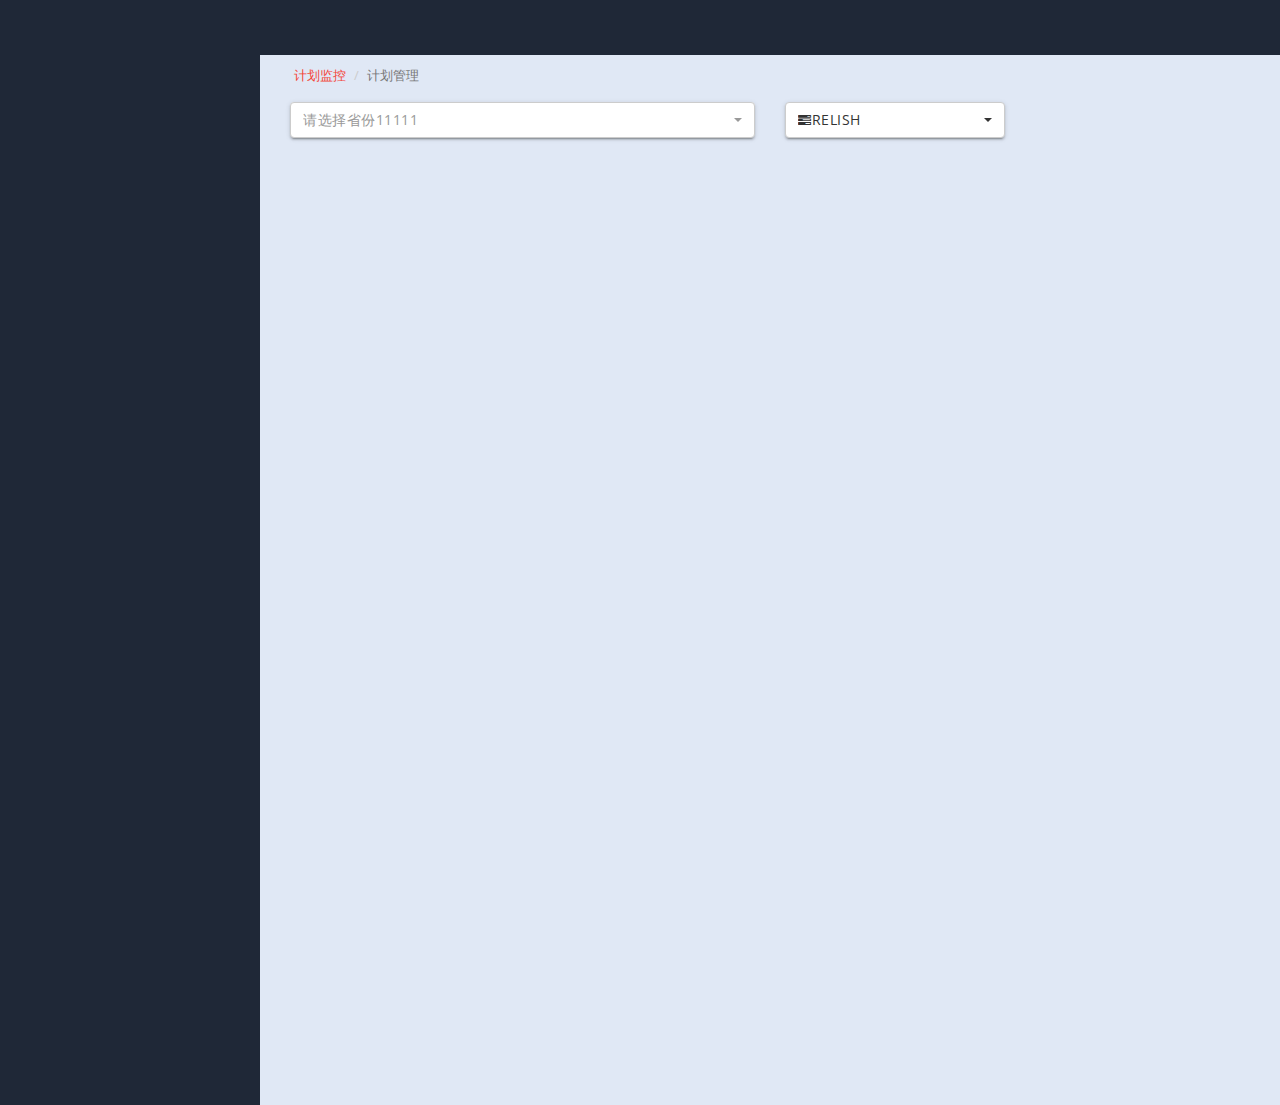
<file: LLCWEB/src/main/resources/templates/test.html>
﻿<!DOCTYPE html>
<!--本文件用于前端测试使用，后台已经解析路径"/test.html" 即可访问-->
<html xmlns:th="http://www.thymeleaf.org">
<head>
    <meta charset="utf-8"/>
    <meta name="viewport" content="width=device-width, initial-scale=1.0"/>
    <title>计划管理</title>
    <link href="https://fonts.googleapis.com/icon?family=Material+Icons"
          th:href="@{https://fonts.googleapis.com/icon?family=Material+Icons}" rel="stylesheet">
    <link href="../static/assets/materialize/css/materialize.min.css"
          th:href="@{assets/materialize/css/materialize.min.css}" rel="stylesheet"/>
    <!-- Bootstrap Styles-->
    <link href="../static/assets/css/bootstrap.css"
          th:href="@{/assets/css/bootstrap.css}" rel="stylesheet"/>
    <!-- FontAwesome Styles-->
    <link href="../static/assets/css/font-awesome.css"
          th:href="@{/assets/css/font-awesome.css}" rel="stylesheet"/>
    <!-- Custom Styles-->
    <link href="../static/assets/css/custom-styles.css"
          th:href="@{/assets/css/custom-styles.css}" rel="stylesheet"/>
    <!-- Google Fonts-->
    <link href='http://fonts.googleapis.com/css?family=Open+Sans'
          th:href="@{http://fonts.googleapis.com/css?family=Open+Sans}" rel='stylesheet' type='text/css'/>

    <!-- commom Styles-->
    <link href="../static/custom/css/common.css"
          th:href="@{/custom/css/common.css}" rel="stylesheet"/>

    <link href="../static/assets/plugins/selector/css/bootstrap-select.min.css"
          th:href="@{/assets/plugins/selector/css/bootstrap-select.min.css}" rel="stylesheet">
    <style>
        .special {
            font-weight: bold !important;
            color: #fff !important;
            background: #bc0000 !important;
            text-transform: uppercase;
        }

    </style>
</head>

<body>

<div id="wrapper">
    <!-- top side start-->
    <div  th:include="template/top_side_template :: topside"></div>
    <!-- top side end-->
    <!-- left side start-->
    <nav class="navbar-default navbar-side" role="navigation"
         th:include="template/left_side_template :: leftside"></nav>
    <!-- left side end-->
    <div id="page-wrapper">
        <div id="header" class="header">
            <ol class="breadcrumb">
                <li><a href="#">计划监控</a></li>
                <li class="active">计划管理</li>
            </ol>
        </div>

        <div id="page-inner">
            <div class="row" style="margin-top: -40px;">
                <div class="col-md-12">
                    <!--<iframe th:src="@{/iframe/workers.html}"-->
                            <!--src="./iframe/plan.html" frameborder=0 allowfullscreen></iframe>-->
                </div>
                <div class="col-md-12">
                    <div id="plan-panel">
                        <!---->
                        <!--计划详细信息面板-->
                        <!--计划表格-->
                    </div>
                </div>
            </div>

            <div class="row">
                <div class="col-md-6">
                    <select id="select-test" class="form-control selectpicker" title="请选择省份11111" multiple>

                    </select>
                </div>
                <div class="col-md-6">
                    <select class="selectpicker">
                        <option data-content="<i class='fa fa-tasks'></i>Relish">Relish</option>
                    </select>

                </div>
            </div>
            <footer th:include="template/footer_template :: my_footer">
            </footer>
        </div>
        <!-- /. PAGE INNER  -->
    </div>
    <!-- /. PAGE WRAPPER  -->
</div>
<!-- /. WRAPPER  -->
<!-- JS Scripts-->
<!-- jQuery Js -->
<script src="../static/assets/js/jquery-1.10.2.js"
        th:src="@{/assets/js/jquery-1.10.2.js}"></script>
<!-- Bootstrap Js -->
<script src="../static/assets/js/bootstrap.min.js"
        th:src="@{/assets/js/bootstrap.min.js}"></script>
<!--&lt;!&ndash; Metis Menu Js &ndash;&gt;-->
<!--<script src="../static/assets/js/jquery.metisMenu.js"-->
        <!--th:src="@{/assets/js/jquery.metisMenu.js}"></script>-->
<!--&lt;!&ndash;通用 Custom Js &ndash;&gt;-->
<!--<script src="../static/assets/js/custom-scripts.js"-->
        <!--th:src="@{/assets/js/custom-scripts.js}"></script>-->
<!--<script src="../static/custom/js/common.js"-->
        <!--th:src="@{/custom/js/commom.js}"></script>-->

<script src="../static/assets/plugins/selector/js/bootstrap-select.min.js"
        th:src="@{/assets/plugins/selector/js/bootstrap-select.min.js}"></script>

<script>

    $(document).ready(function () {
        //$("#select-test").empty();
        var option="";
        for (var i =0 ; i<5;i++){
            option+= "<option"+ " value='"+i+ "' data-content=\"<span class='label "+
                (i%2 ? "label-success'>" : "label-warning'>")+
                "name"+i +"</span>\">"+"name"+i+ "</option>";

        }
        alert(option);
        $("#select-test").prepend(option);
        //    刷新
        $('#select-test').selectpicker('refresh');

    });
</script>
</body>

</html>
</file>
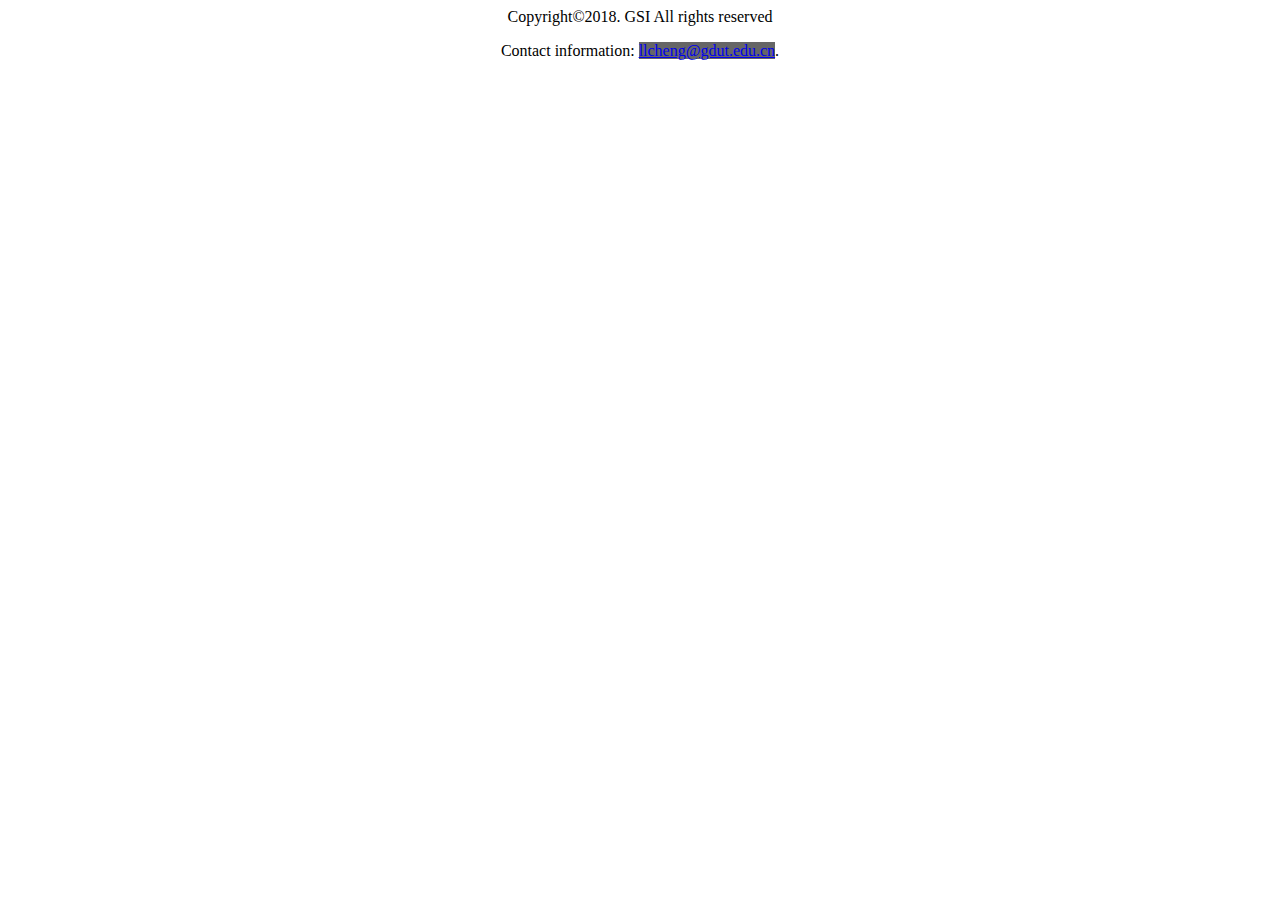
<file: LLCWEB/src/main/resources/templates/template/footer_template.html>
<!DOCTYPE html>
<html xmlns:th="http://www.thymeleaf.org">
<head>
    <meta charset="UTF-8"/>
    <title>Title</title>
</head>
<body>

<!--footer section start-->
<footer th:fragment="my_footer">
    <div class="container">
        <div class="row" style="text-align: center;">
            <div class="col-xs-12">
                <p style="position:relative;margin-top: 2px;">Copyright©2018. GSI All rights reserved</p>
                <p>Contact information:
                    <a style="background-color: rgba(0,0,0,0.6);"
                    href="mailto:llcheng@gdut.edu.cn">
                    <i class="fa fa-envelope-o fa-fw"></i>
                    llcheng@gdut.edu.cn</a>.
                </p>
            </div>
        </div>
    </div>
</footer>
<!--footer section end-->


</body>
</html>
</file>
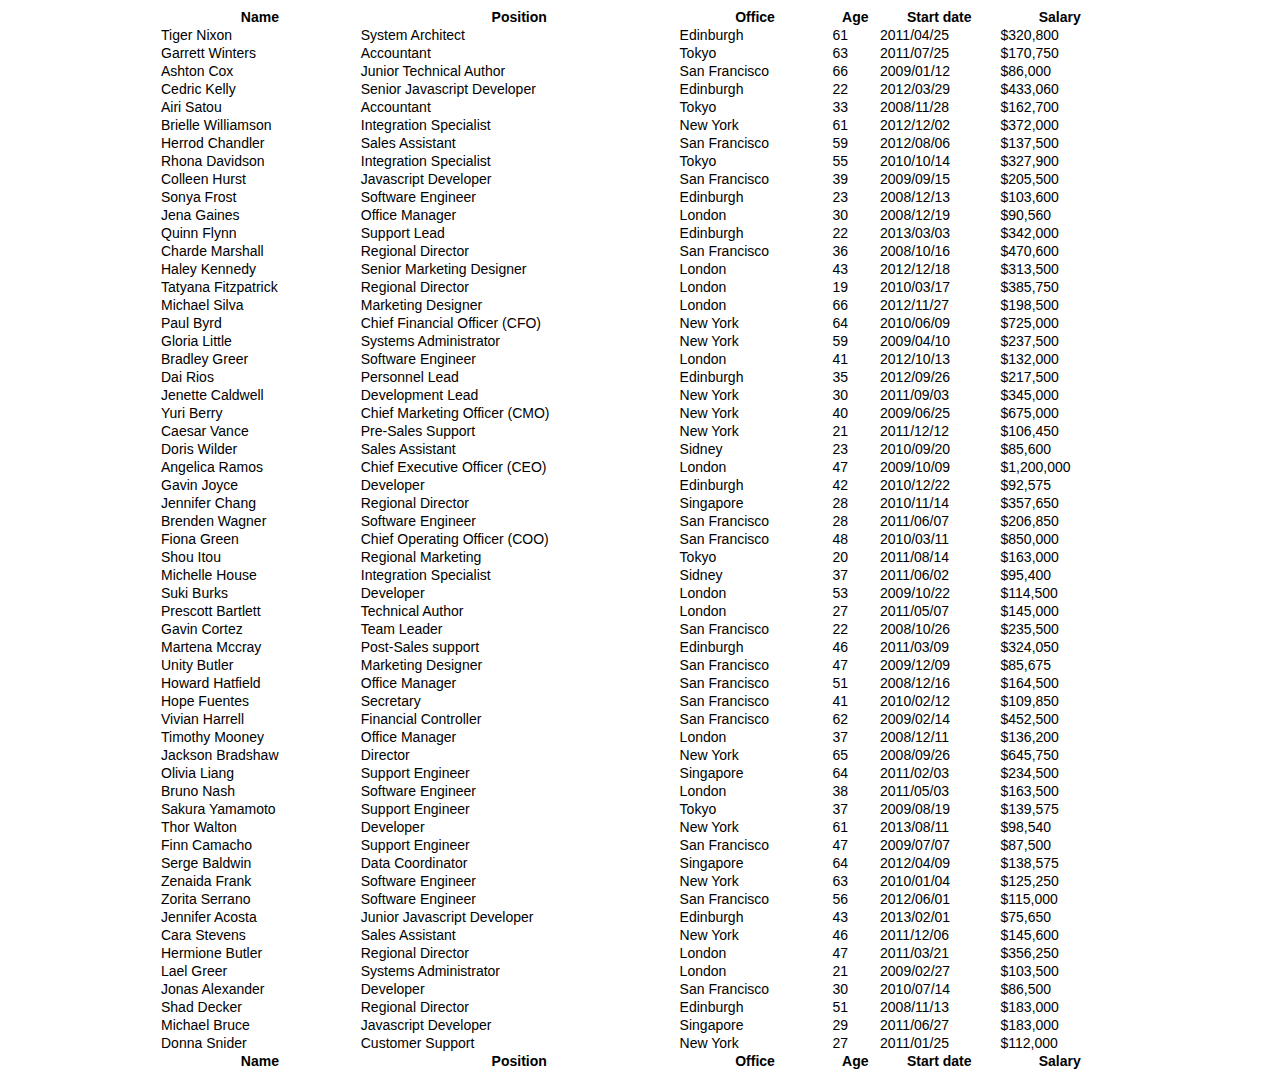
<file: LLCWEB/src/main/resources/static/fortable/lib/dataTables-1.10.7/plugins/integration/font-awesome/datatables.html>
<!doctype html>
<html>
	<head>
		<meta http-equiv="content-type" content="text/html; charset=utf-8" />
		
		<title>DataTables + Font Awesome</title>

		<link rel="stylesheet" type="text/css" href="//cdn.datatables.net/1.10.0/css/jquery.dataTables.css">
		<link rel="stylesheet" type="text/css" href="//cdnjs.cloudflare.com/ajax/libs/font-awesome/4.1.0/css/font-awesome.css">
		<link rel="stylesheet" type="text/css" href="dataTables.fontAwesome.css">
		<style type="text/css">
			body {
				font-family: "Helvetica Neue",Helvetica,Arial,sans-serif;
				font-size: 14px;
			}

			div.container {
				width: 960px;
				margin: 0 auto;
			}
		</style>

		<script type="text/javascript" language="javascript" src="//code.jquery.com/jquery-1.10.2.min.js"></script>
		<script type="text/javascript" language="javascript" src="//cdn.datatables.net/1.10.0/js/jquery.dataTables.min.js"></script>
		<script type="text/javascript" charset="utf-8">
			$(document).ready(function() {
				$('#example').dataTable();
			} );
		</script>
	</head>
	<body>
		<div class="container">

			<table id="example" class="display" cellspacing="0" width="100%">
				<thead>
					<tr>
						<th>Name</th>
						<th>Position</th>
						<th>Office</th>
						<th>Age</th>
						<th>Start date</th>
						<th>Salary</th>
					</tr>
				</thead>

				<tfoot>
					<tr>
						<th>Name</th>
						<th>Position</th>
						<th>Office</th>
						<th>Age</th>
						<th>Start date</th>
						<th>Salary</th>
					</tr>
				</tfoot>

				<tbody>
					<tr>
						<td>Tiger Nixon</td>
						<td>System Architect</td>
						<td>Edinburgh</td>
						<td>61</td>
						<td>2011/04/25</td>
						<td>$320,800</td>
					</tr>
					<tr>
						<td>Garrett Winters</td>
						<td>Accountant</td>
						<td>Tokyo</td>
						<td>63</td>
						<td>2011/07/25</td>
						<td>$170,750</td>
					</tr>
					<tr>
						<td>Ashton Cox</td>
						<td>Junior Technical Author</td>
						<td>San Francisco</td>
						<td>66</td>
						<td>2009/01/12</td>
						<td>$86,000</td>
					</tr>
					<tr>
						<td>Cedric Kelly</td>
						<td>Senior Javascript Developer</td>
						<td>Edinburgh</td>
						<td>22</td>
						<td>2012/03/29</td>
						<td>$433,060</td>
					</tr>
					<tr>
						<td>Airi Satou</td>
						<td>Accountant</td>
						<td>Tokyo</td>
						<td>33</td>
						<td>2008/11/28</td>
						<td>$162,700</td>
					</tr>
					<tr>
						<td>Brielle Williamson</td>
						<td>Integration Specialist</td>
						<td>New York</td>
						<td>61</td>
						<td>2012/12/02</td>
						<td>$372,000</td>
					</tr>
					<tr>
						<td>Herrod Chandler</td>
						<td>Sales Assistant</td>
						<td>San Francisco</td>
						<td>59</td>
						<td>2012/08/06</td>
						<td>$137,500</td>
					</tr>
					<tr>
						<td>Rhona Davidson</td>
						<td>Integration Specialist</td>
						<td>Tokyo</td>
						<td>55</td>
						<td>2010/10/14</td>
						<td>$327,900</td>
					</tr>
					<tr>
						<td>Colleen Hurst</td>
						<td>Javascript Developer</td>
						<td>San Francisco</td>
						<td>39</td>
						<td>2009/09/15</td>
						<td>$205,500</td>
					</tr>
					<tr>
						<td>Sonya Frost</td>
						<td>Software Engineer</td>
						<td>Edinburgh</td>
						<td>23</td>
						<td>2008/12/13</td>
						<td>$103,600</td>
					</tr>
					<tr>
						<td>Jena Gaines</td>
						<td>Office Manager</td>
						<td>London</td>
						<td>30</td>
						<td>2008/12/19</td>
						<td>$90,560</td>
					</tr>
					<tr>
						<td>Quinn Flynn</td>
						<td>Support Lead</td>
						<td>Edinburgh</td>
						<td>22</td>
						<td>2013/03/03</td>
						<td>$342,000</td>
					</tr>
					<tr>
						<td>Charde Marshall</td>
						<td>Regional Director</td>
						<td>San Francisco</td>
						<td>36</td>
						<td>2008/10/16</td>
						<td>$470,600</td>
					</tr>
					<tr>
						<td>Haley Kennedy</td>
						<td>Senior Marketing Designer</td>
						<td>London</td>
						<td>43</td>
						<td>2012/12/18</td>
						<td>$313,500</td>
					</tr>
					<tr>
						<td>Tatyana Fitzpatrick</td>
						<td>Regional Director</td>
						<td>London</td>
						<td>19</td>
						<td>2010/03/17</td>
						<td>$385,750</td>
					</tr>
					<tr>
						<td>Michael Silva</td>
						<td>Marketing Designer</td>
						<td>London</td>
						<td>66</td>
						<td>2012/11/27</td>
						<td>$198,500</td>
					</tr>
					<tr>
						<td>Paul Byrd</td>
						<td>Chief Financial Officer (CFO)</td>
						<td>New York</td>
						<td>64</td>
						<td>2010/06/09</td>
						<td>$725,000</td>
					</tr>
					<tr>
						<td>Gloria Little</td>
						<td>Systems Administrator</td>
						<td>New York</td>
						<td>59</td>
						<td>2009/04/10</td>
						<td>$237,500</td>
					</tr>
					<tr>
						<td>Bradley Greer</td>
						<td>Software Engineer</td>
						<td>London</td>
						<td>41</td>
						<td>2012/10/13</td>
						<td>$132,000</td>
					</tr>
					<tr>
						<td>Dai Rios</td>
						<td>Personnel Lead</td>
						<td>Edinburgh</td>
						<td>35</td>
						<td>2012/09/26</td>
						<td>$217,500</td>
					</tr>
					<tr>
						<td>Jenette Caldwell</td>
						<td>Development Lead</td>
						<td>New York</td>
						<td>30</td>
						<td>2011/09/03</td>
						<td>$345,000</td>
					</tr>
					<tr>
						<td>Yuri Berry</td>
						<td>Chief Marketing Officer (CMO)</td>
						<td>New York</td>
						<td>40</td>
						<td>2009/06/25</td>
						<td>$675,000</td>
					</tr>
					<tr>
						<td>Caesar Vance</td>
						<td>Pre-Sales Support</td>
						<td>New York</td>
						<td>21</td>
						<td>2011/12/12</td>
						<td>$106,450</td>
					</tr>
					<tr>
						<td>Doris Wilder</td>
						<td>Sales Assistant</td>
						<td>Sidney</td>
						<td>23</td>
						<td>2010/09/20</td>
						<td>$85,600</td>
					</tr>
					<tr>
						<td>Angelica Ramos</td>
						<td>Chief Executive Officer (CEO)</td>
						<td>London</td>
						<td>47</td>
						<td>2009/10/09</td>
						<td>$1,200,000</td>
					</tr>
					<tr>
						<td>Gavin Joyce</td>
						<td>Developer</td>
						<td>Edinburgh</td>
						<td>42</td>
						<td>2010/12/22</td>
						<td>$92,575</td>
					</tr>
					<tr>
						<td>Jennifer Chang</td>
						<td>Regional Director</td>
						<td>Singapore</td>
						<td>28</td>
						<td>2010/11/14</td>
						<td>$357,650</td>
					</tr>
					<tr>
						<td>Brenden Wagner</td>
						<td>Software Engineer</td>
						<td>San Francisco</td>
						<td>28</td>
						<td>2011/06/07</td>
						<td>$206,850</td>
					</tr>
					<tr>
						<td>Fiona Green</td>
						<td>Chief Operating Officer (COO)</td>
						<td>San Francisco</td>
						<td>48</td>
						<td>2010/03/11</td>
						<td>$850,000</td>
					</tr>
					<tr>
						<td>Shou Itou</td>
						<td>Regional Marketing</td>
						<td>Tokyo</td>
						<td>20</td>
						<td>2011/08/14</td>
						<td>$163,000</td>
					</tr>
					<tr>
						<td>Michelle House</td>
						<td>Integration Specialist</td>
						<td>Sidney</td>
						<td>37</td>
						<td>2011/06/02</td>
						<td>$95,400</td>
					</tr>
					<tr>
						<td>Suki Burks</td>
						<td>Developer</td>
						<td>London</td>
						<td>53</td>
						<td>2009/10/22</td>
						<td>$114,500</td>
					</tr>
					<tr>
						<td>Prescott Bartlett</td>
						<td>Technical Author</td>
						<td>London</td>
						<td>27</td>
						<td>2011/05/07</td>
						<td>$145,000</td>
					</tr>
					<tr>
						<td>Gavin Cortez</td>
						<td>Team Leader</td>
						<td>San Francisco</td>
						<td>22</td>
						<td>2008/10/26</td>
						<td>$235,500</td>
					</tr>
					<tr>
						<td>Martena Mccray</td>
						<td>Post-Sales support</td>
						<td>Edinburgh</td>
						<td>46</td>
						<td>2011/03/09</td>
						<td>$324,050</td>
					</tr>
					<tr>
						<td>Unity Butler</td>
						<td>Marketing Designer</td>
						<td>San Francisco</td>
						<td>47</td>
						<td>2009/12/09</td>
						<td>$85,675</td>
					</tr>
					<tr>
						<td>Howard Hatfield</td>
						<td>Office Manager</td>
						<td>San Francisco</td>
						<td>51</td>
						<td>2008/12/16</td>
						<td>$164,500</td>
					</tr>
					<tr>
						<td>Hope Fuentes</td>
						<td>Secretary</td>
						<td>San Francisco</td>
						<td>41</td>
						<td>2010/02/12</td>
						<td>$109,850</td>
					</tr>
					<tr>
						<td>Vivian Harrell</td>
						<td>Financial Controller</td>
						<td>San Francisco</td>
						<td>62</td>
						<td>2009/02/14</td>
						<td>$452,500</td>
					</tr>
					<tr>
						<td>Timothy Mooney</td>
						<td>Office Manager</td>
						<td>London</td>
						<td>37</td>
						<td>2008/12/11</td>
						<td>$136,200</td>
					</tr>
					<tr>
						<td>Jackson Bradshaw</td>
						<td>Director</td>
						<td>New York</td>
						<td>65</td>
						<td>2008/09/26</td>
						<td>$645,750</td>
					</tr>
					<tr>
						<td>Olivia Liang</td>
						<td>Support Engineer</td>
						<td>Singapore</td>
						<td>64</td>
						<td>2011/02/03</td>
						<td>$234,500</td>
					</tr>
					<tr>
						<td>Bruno Nash</td>
						<td>Software Engineer</td>
						<td>London</td>
						<td>38</td>
						<td>2011/05/03</td>
						<td>$163,500</td>
					</tr>
					<tr>
						<td>Sakura Yamamoto</td>
						<td>Support Engineer</td>
						<td>Tokyo</td>
						<td>37</td>
						<td>2009/08/19</td>
						<td>$139,575</td>
					</tr>
					<tr>
						<td>Thor Walton</td>
						<td>Developer</td>
						<td>New York</td>
						<td>61</td>
						<td>2013/08/11</td>
						<td>$98,540</td>
					</tr>
					<tr>
						<td>Finn Camacho</td>
						<td>Support Engineer</td>
						<td>San Francisco</td>
						<td>47</td>
						<td>2009/07/07</td>
						<td>$87,500</td>
					</tr>
					<tr>
						<td>Serge Baldwin</td>
						<td>Data Coordinator</td>
						<td>Singapore</td>
						<td>64</td>
						<td>2012/04/09</td>
						<td>$138,575</td>
					</tr>
					<tr>
						<td>Zenaida Frank</td>
						<td>Software Engineer</td>
						<td>New York</td>
						<td>63</td>
						<td>2010/01/04</td>
						<td>$125,250</td>
					</tr>
					<tr>
						<td>Zorita Serrano</td>
						<td>Software Engineer</td>
						<td>San Francisco</td>
						<td>56</td>
						<td>2012/06/01</td>
						<td>$115,000</td>
					</tr>
					<tr>
						<td>Jennifer Acosta</td>
						<td>Junior Javascript Developer</td>
						<td>Edinburgh</td>
						<td>43</td>
						<td>2013/02/01</td>
						<td>$75,650</td>
					</tr>
					<tr>
						<td>Cara Stevens</td>
						<td>Sales Assistant</td>
						<td>New York</td>
						<td>46</td>
						<td>2011/12/06</td>
						<td>$145,600</td>
					</tr>
					<tr>
						<td>Hermione Butler</td>
						<td>Regional Director</td>
						<td>London</td>
						<td>47</td>
						<td>2011/03/21</td>
						<td>$356,250</td>
					</tr>
					<tr>
						<td>Lael Greer</td>
						<td>Systems Administrator</td>
						<td>London</td>
						<td>21</td>
						<td>2009/02/27</td>
						<td>$103,500</td>
					</tr>
					<tr>
						<td>Jonas Alexander</td>
						<td>Developer</td>
						<td>San Francisco</td>
						<td>30</td>
						<td>2010/07/14</td>
						<td>$86,500</td>
					</tr>
					<tr>
						<td>Shad Decker</td>
						<td>Regional Director</td>
						<td>Edinburgh</td>
						<td>51</td>
						<td>2008/11/13</td>
						<td>$183,000</td>
					</tr>
					<tr>
						<td>Michael Bruce</td>
						<td>Javascript Developer</td>
						<td>Singapore</td>
						<td>29</td>
						<td>2011/06/27</td>
						<td>$183,000</td>
					</tr>
					<tr>
						<td>Donna Snider</td>
						<td>Customer Support</td>
						<td>New York</td>
						<td>27</td>
						<td>2011/01/25</td>
						<td>$112,000</td>
					</tr>
				</tbody>
			</table>
		
		</div>
	</body>
</html>
</file>
<file: LLCWEB/src/main/resources/static/assets/css/custom-styles.css>
/*----------------------------------------------
Author : www.webthemez.com
License: Commons Attribution 3.0
http://creativecommons.org/licenses/by/3.0/
------------------------------------------------*/


/*----------------------------------------------
    COMMON  STYLES    
------------------------------------------------*/
body {
    font-family: 'Open Sans', sans-serif;
    background: #1F2837;
}

 #wrapper {
    width: 100%;
}

#page-wrapper {
    padding: 15px 15px;
    min-height: 600px;
    background: #ececec;
}
#page-inner {
    width:100%;
    margin:10px 20px 10px 0px;
    padding: 15px 30px;
    min-height:1000px;
}
.header .container-fluid{
padding:0;
}
.text-center {
    text-align:center;
}
.no-boder {
    border:1px solid #f3f3f3;
}

h1, .h1, h2, .h2, h3, .h3 {
margin-top: 7px;
margin-bottom: -5px;
}
h2 {
    color: #000;
}
h4 {
    padding-top:10px;
}
.square-btn-adjust {
    border: 0px solid transparent; 
   -webkit-border-radius: 0px;
-moz-border-radius: 0px;
border-radius: 0px;

}
p {
    font-size: 14px;
    line-height:25px;
    /* padding-top:20px; */
}
label {
    display: inline-block;
    max-width: 100%;
    margin-bottom: 5px;
    font-weight: 400;
}
.alert { 
    border-radius: 0px;
}
.navbar-side {
    z-index: 0; 
}
.panel{
border-radius:0px;
}
.navbar-side .nav > li > a > i{color: rgba(255, 255, 255, 0.62);padding: 8px;width: 20px;text-align: center;font-size: 14px;}
.top-navbar{position: fixed;width: 100%;z-index: 300;-webkit-box-shadow: 0 3px 3px rgba(0, 0, 0, 0.05);-moz-box-shadow: 0 3px 3px rgba(0, 0, 0, 0.05);box-shadow: 0 3px 3px rgba(0, 0, 0, 0.05);box-shadow: 0 1px 3px 0 rgba(0,0,0,.2),0 1px 1px 0 rgba(0,0,0,.14),0 2px 1px -1px rgba(0,0,0,.12);}
.navbar-side {
  z-index: 2;
  position: fixed;
  width: 260px;
  top: 80px;
  box-shadow: none;
}
#page-wrapper {
  position: relative;
  top: 55px;
  /* box-shadow: 0 0 10px #757575; */
  -moz-box-shadow: 0 0 10px #757575;
  /* -webkit-box-shadow: 0 0 10px #757575; */
}
.top-navbar .nav > li > a:hover, .top-navbar .nav > li > a:focus {text-decoration: none;background-color: #e0e8f5;color: #fff;}
.nav .open > a, .nav .open > a:hover, .nav .open > a:focus {
background-color: #075CB3;
border-color: #075CB3;
}
.breadcrumb {padding: 10px 10px 10px 20px;margin-bottom: 0;list-style: none;border-radius: 0;/* -webkit-box-shadow: 0 1px 1px rgba(0,0,0,.05); *//* box-shadow: 0 1px 1px rgba(0,0,0,.05); */background: transparent;line-height: 20px;font-size: 13px;margin-left: 14px;}
.dropdown-menu>li>a {
  display: block;
  padding: 3px 20px;
  clear: both;
  font-weight: 400;
  line-height: 1.42857143;
  color: #333;
  white-space: nowrap;
  font-size: 13px;
}
.dropdown-menu>li>a i {
  color: #1F1F1F;
}
.text-muted {
  color: #213452;
}
.badge {
  display: inline-block;
  min-width: 10px;
  /* padding: 4px 7px; */
  font-size: 11px;
  font-weight: 300;
  color: #fff;
  text-align: center;
  white-space: nowrap;
  vertical-align: baseline;
  background-color: #F09B22;
  border-radius: 10px;
}
.closed{
	-ms-transform: rotate(180deg); /* IE 9 */
    -webkit-transform: rotate(180deg); /* Chrome, Safari, Opera */
    transform: rotate(180deg);	
}
.closed i{color: #adadad;}
/*----------------------------------------------
   DASHBOARD STYLES    
------------------------------------------------*/
.page-header {padding-bottom: 0;margin: 0;border-bottom: 1px solid transparent;text-align: left;background-color: transparent;padding: 32px 22px 10px 28px;color: #323232;}
.panel-left{  
width: 100px;
height: 100px;background: #0866C6;/* border: 2px solid #4590DA; */
/* border-radius: 100%; */
overflow: hidden;

margin: 12px;}
.panel-left .fa-5x {
font-size: 3em;color: rgb(240, 155, 34);
padding: 29px 0;
margin-bottom:30px;}
.panel-right{  
height: 124px;
background: transparent;
margin-bottom: 0;color: #AFAFAF;

float: left;text-align: left;padding-left: 20px;font-size: 16px;text-shadow: none;font-weight: normal;text-align: center;}
.panel-right h3{  
font-size: 40px;
padding: 18px 10px 13px 0;color: #5D5D5D;}
.panel-right strong{
	font-weight:normal;
	color: #737373;
}
.panel-back {
    background-color:#fff;

}
.panel-default {
  border-color: #ECECEC;
}
.panel-default > .panel-heading {color: #555;
border-color: #FFF;
font-weight:bold;background: #FFFFFF;
font-size: 16px;
text-shadow: none;}
.panel-heading {
  /* padding: 15px 15px 0px; */
  border-bottom: 1px solid transparent;
  border-top-left-radius: 3px;
  border-top-right-radius: 3px;
}
.jumbotron{
padding:20px;
}
.jumbotron p {
    margin-bottom: 15px;
    font-size: 15px;
    font-weight: 200;
}
.jumbotron, .well{
background:#fff;
}
   .noti-box {
min-height: 100px;
padding: 20px;
}

    .noti-box .icon-box {
display: block;
float: left;
margin: 0 15px 10px 0;
width: 70px;
height: 70px;
line-height: 75px;
vertical-align: middle;
text-align: center;
font-size: 40px;
}
.text-box p{
    margin: 0 0 3px;
}
.main-text {
    font-size: 25px;
    font-weight:600;
}
.set-icon {
-webkit-border-radius: 50px;
-moz-border-radius: 50px;
border-radius: 50px;

}
.panel-primary{
display:inline-block;
margin-bottom: 30px;
width:100%;
}
.green {
/* background-color: #1CC09F; */
color: #fff;
}
 .blue {background-color: #FFFFFF;color: #002A4C;}
  .red {
background-color: #FB6E51;
color:#fff;
}
  .brown {
background-color: #F5B252;
color:#fff;
} 
 .back-footer-red {
background-color: #F0433D;
color:#fff;
border-top: 0px solid #fff;
}
 
 .icon-box-right {
display: block;
float: right;
margin: 0 15px 10px 0;
width: 70px;
height: 70px;
line-height: 75px;
vertical-align: middle;
text-align: center;
font-size: 40px;
}

 .main-temp-back {
background: #8702A8;
color: #FFFFFF;
font-size: 16px;
font-weight: 300;
text-align: center;
}
 .main-temp-back .text-temp {
font-size: 40px;
}
.back-dash {
    padding:20px;
    font-size:20px;
    font-weight:500;
  -webkit-border-radius: 0px;
-moz-border-radius: 0px;
border-radius: 0px;
background-color:#2EA7EB;
color:#fff;
}
    .back-dash p {
        padding-top:16px;
        font-size:13px;
        color:#fff;
        line-height:25px;
        text-align:justify;
    }

     .color-bottom-txt {
   color: #000;
font-size: 16px;
line-height: 30px;
}
     /*CHAT PANEL*/
/*Charts*/

.main-chart {
	background: #fff;
}

.easypiechart-panel {
	text-align: center;
	padding: 1px 0;
	margin-bottom: 20px;
}

.placeholder h2 {
	margin-bottom: 0px;
}

.donut {
	width: 100%;
}

.easypiechart {
	position: relative;
	text-align: center;
	width: 120px;
	height: 120px;
	margin: 20px auto 10px auto;
}

.easypiechart .percent {
	display: block;
	position: absolute;
	font-size: 26px;
	top: 38px;
	width: 120px;
}

#easypiechart-blue .percent { color: #30a5ff;}
#easypiechart-teal .percent { color: #1ebfae;}
#easypiechart-orange .percent { color: #ffb53e;}
#easypiechart-red .percent { color: #ef4040;}

	 
 .chat-panel .panel-body {
height: 450px;
overflow-y: scroll;
}
 .chat-box {
margin: 0;
padding: 0;
list-style: none;
}
 .chat-box li {
margin-bottom: 15px;
padding-bottom: 5px;
border-bottom: 1px dotted #808080;
}
 .chat-box li.left .chat-body {
margin-left: 90px;
}
 .chat-box li .chat-body p {
margin: 0;
color: #8d8888;
}
.chat-img>img {
    margin-left:20px;
}
footer p{
font-size: 14px;
}
/*----------------------------------------------
    MENU STYLES    
------------------------------------------------*/
div#sideNav:hover {
    color: #1f2837;
}
.user-image {
    margin: 25px auto;
-webkit-border-radius: 10px;
-moz-border-radius: 10px;
border-radius: 10px;
max-height:170px;
max-width:170px;
}
.top-navbar{
margin:0px;
}
.top-navbar .navbar-brand {color: #fff;width: 260px;text-align: left;height: 60px;font-size: 24px;font-weight: 700;/* text-transform: uppercase; */line-height: 30px;background: #f44336;}
.navbar-brand b{
color: #4BD28C;
}
.top-navbar .nav > li {
position: relative;
display: inline-block;
margin: 0px;
padding: 0px;
}
.top-navbar .nav > li > a {position: relative;display: block;padding: 17px;color: #484848;margin: 0px;}
.top-navbar .nav > li > a:hover, .top-navbar .nav > li > a:focus {text-decoration: none;color: #f44336 !important;background: transparent;}
.top-navbar .dropdown-menu{
min-width: 230px;
border-radius: 0 0 4px 4px;
border: 0;}
.top-navbar .dropdown-menu > li > a:hover, .top-navbar .dropdown-menu > li > a:focus{
color: #225081;
background:none;
}
.dropdown-tasks{
width: 255px;
}
.dropdown-tasks .progress {
height: 8px;
margin-bottom: 8px;
overflow: hidden;
background-color: #f5f5f5;
border-radius: 0px;
}
.dropdown-tasks > li > a {padding: 5px 14px;}
.dropdown-tasks p {
font-size: 13px;
line-height: 21px;
padding-top: 4px;
}
.active-menu, .active-menu i {
    background-color: #233342 !important;
    color: #fff !important;
}
.active-menu i{color: #f44336 !important;}
.arrow {
    float: right;
    margin-top: 8px;
}

.fa.arrow:before {
    content: "\f104";
}

.active > a > .fa.arrow:before {
    content: "\f107";
}


.nav-second-level li,
.nav-third-level li {
    border-bottom: none !important;
}

.nav-second-level li a {
    padding-left: 37px;
}

.nav-third-level li a {
    padding-left: 55px;
}
.sidebar-collapse , .sidebar-collapse .nav{
	background:none;
}
.sidebar-collapse .nav {
	padding:0;
}
.sidebar-collapse .nav > li > a {
	color: rgba(255, 255, 255, 0.39);
	background:transparent;
	text-shadow:none;
}
.sidebar-collapse > .nav > li > a {
	padding: 8px;
	font-size: 14px;
}
.sidebar-collapse > .nav > li {
	border-bottom: 1px solid rgba(107, 108, 109, 0.08);
}
ul.nav.nav-second-level.collapse.in {background: #121821;}
.sidebar-collapse .nav > li > a:hover,
.sidebar-collapse .nav > li > a:focus {
	 
	outline:0;
}
 
.navbar-side {
	border:none;
	background: #1F2837;
}
.top-navbar {
	background: #ffffff;
	border-bottom:none;
}
.top-navbar .nav > li > a > i {margin-right: 0;}
.top-navbar .navbar-brand:hover {color: #FFFFFF;background-color: #f44336;}
.dropdown-user li {
margin: 8px 0;
}
.navbar-default {border: 0px solid #1f2837;}
.navbar-header {
    background: transparent;
}
.navbar-default .navbar-toggle:hover, .navbar-default .navbar-toggle:focus {background-color: #f44336;}
.navbar-default .navbar-toggle {border-color: #ffffff;}

.navbar-default .navbar-toggle .icon-bar {background-color: #ffffff;}
.nav > li > a > i {
    margin-right:10px;
    color: #1f2837;
    font-size: 16px;
}
.dropdown-menu>li>a>strong {
  color: #0866C6;
  padding: 5px 0;
  display: inline-block;
  font-weight: 500;
}
#sideNav{
    float: left;
    left: 0;
    z-index: 3;
    color: #f44336;
    cursor:pointer;
    border-radius: 0;
    width: 14px;
    font-size: 44px;
    line-height: 33px;
    margin: 7px 0 0 13px;
    background: #ffffff;
    width: 34px;
    height: 34px;
    text-align: center;
    line-height: 34px;
    padding-top: 5px;
    margin-top: 14px;
    border-radius: 50%;
}
ul.dropdown-menu.dropdown-messages li a div {
  padding: 2px 0;
}
#page-wrapper{
	background: #e0e8f5;
}
.dashboard-cards .card-stacked{
	color:#fff;
	border-left: 1px solid rgba(255, 255, 255, 0.18);
}
.dashboard-cards .card-content{
	border-bottom: 1px solid rgba(255, 255, 255, 0.18);
}
.dashboard-cards .card-action strong{
	font-weight:700;
	font-size: 16px;
	color: rgba(255, 255, 255, 0.65);
}
.donutpad {
    padding: 32px 0;
}
.cirStats h4{
	text-transform:uppercase;
}
.card-action b{
	text-transform:uppercase;
}
.collection .collection-item{
	
padding: 16px 20px;
}
/*----------------------------------------------
    UI ELEMENTS STYLES     
------------------------------------------------*/
.btn-circle {
width: 50px;
height: 50px;
padding: 6px 0;
 -webkit-border-radius: 25px;
-moz-border-radius: 25px;
border-radius: 25px;
text-align: center;
font-size: 12px;
line-height: 1.428571429;
}

/*----------------------------------------------
    MEDIA QUERIES     
------------------------------------------------*/
 
 @media(min-width:768px) {
     #page-wrapper{
               margin: 0 0 0 260px;
               padding: 0;
               min-height: 1000px;
    }
	
	
    .navbar-side {
        width: 260px;
        z-index: 1;
    }

   .navbar {
 border-radius: 0px; 
}
   
}
 @media(max-width:768px) {
	#sideNav{
	display:none;
} 
 #page-wrapper {
position: relative;
top: 59px;
 }
 }
 @media(max-width:480px) {
 #page-wrapper {
position: relative;
top: 93px;
 }
.page-header small {
display: block;
padding-top: 14px;
font-size: 19px;
}
#sideNav{
	display:none;
}
.panel-left {
  width: 85px;
  height: 85px; 
  border-radius: 100%;
  overflow: hidden;
  margin: 14px;
}
}
.dropdown-content{
    min-width: 165px !important;
    left: -38px !important;
    top: 60px !important;
}
.w250{
	    min-width: 255px !important;
	    left: -184px !important;
}
.top-navbar .nav > li > a b{
	margin:0 5px;
}
.dropdown-content li>a{
	font-size:14px;
	text-decoration:none;
	color: #233342;
}
.dropdown-content li>a i{
	font-size:16px;
}
.dropdown-content li>a{
	font-size: 12px;
	/* margin: 0 4px; */
	padding: 0;
}
.card.horizontal.cardIcon .card-image {
    background: #30cc7b;
    color: #fff !important;
    font-size: 10px;
    width: 94px;
    text-align: center;
    vertical-align: middle;
}
.card.horizontal.cardIcon .card-image i {
    margin-top: 45%;
    font-size: 55px;
    opacity: .4;
}
.navbar-brand i.large.material-icons {
    float: left;
    font-size: 31px;
    margin-right: 6px;
}
.clearBoth{
	 clear:both;
}
.icon-preview {
    font-size: 13px !important;
    padding: 15px !important;
    display: inline-block;
    line-height: 20px !important;
}
.icon-preview span {
    display: inherit;
}
.header .breadcrumb:before{
	    font-size: 14px;
	    margin-right: 0px;
	    color: #717171;
	    display: none;
}
.header .breadcrumb li a{
	font-size: 13px;
	font-size: 13px;
	text-decoration: none;
	color: #717171;
	text-decoration: none;
	color: #f44336;
}
.dropdown-content li{
	
padding: 15px;
	
color: #233342;
	
font-size: 13px;
}
.taskList li{padding: 20px 15px 5px;background: #fff;font-size: 12px;}
.taskList > div{
padding: 0 15px 0px 15px;
}
.taskList p{
}
.taskList .dropdown-content li>a {
    font-size: 12px;
    padding:0px;
}
.taskList li:last-child {
    padding-top: 5px;
    color: #f44336;
}
 @media(max-width:768px) {
	  
	 .navbar-header {
		background: #f44336;
	}
	.navbar-side {
		z-index: 2;
		position: fixed;
		width: 260px;
		top: 69px;
		box-shadow: none;
	}
 }
  @media(max-width:520px) {
	  ul#dropdown1 {
			left: 0px !important;
		}
	 ul#dropdown2 {
			left: -69px !important;
		}
		.top-navbar .nav > li > a{
			padding:17px 12px;
		}
 }
   @media(max-width:320px) {
	  ul#dropdown1 {
			left: 0px !important;
		}
	 ul#dropdown2 {
			left: -69px !important;
		}
		.top-navbar .nav > li > a{
			padding:17px 9px;
		}
 }
</file>
<file: LLCWEB/src/main/resources/static/custom/css/common.css>
/**
 * Created by ricardo on 2018/8/10.
 * 通用css文件，全局
 */

/*页面顶部hr标签样式*/
.top-hr{
    height:3px;
    border:none;
    border-top:3px double #000000;
}
iframe{
    margin: 10px 0 20px 0;
    min-height: 900px;
    max-height: 1500px;
    width:100%;
}
</file>
<file: LLCWEB/src/main/resources/static/assets/js/Lightweight-Chart/cssCharts.css>
/*
 * cssCharts v0.3.0
 * jquery plugin to create donut and bar charts with css
 * https://github.com/sultantarimo
 *
 * (c)2015 Sultan Tarimo - sultantarimo@me.com
 * Released under the MIT license
 */
.chart *, .chart{-moz-box-sizing:border-box;-webkit-box-sizing:border-box;box-sizing:border-box;margin:0;padding:0;}
.chart{
  width:auto;
  display:block;
  position:relative;
  font-family:sans-serif;
  font-size:14px;
  margin: 0 auto;
}

/* bar chart */

.chart.bar{height:200px;}
.bar-chart{
  display: table;
  table-layout: fixed;
  width: auto;
  height: 100%;
  margin: 0 auto;
  z-index:20;
  position:absolute;
  left:0px;
}

.bar-chart ul{
  margin-left: 34px;
  float: left;
  display: block;
  height:100%;
}

.bar-chart li{
  position: relative;
  display: table-cell;
  vertical-align: bottom;
  height: 100px;
}

.bar-chart span{
  margin: 0 6px;
  display: block;
  background: rgb(241,127,73);
  width: 34px;
  position:relative;

  -webkit-animation: drawBar 0.3s ease-in-out;
  -moz-animation: drawBar 0.3s ease-in-out;
  animation: drawBar 0.3s ease-in-out;

  -webkit-transition: all 100ms ease-in-out;
  -moz-transition: all 100ms ease-in-out;
  transition: all 100ms ease-in-out;
}

.bar-chart li:hover span{
  box-shadow:0 0 0 4px rgb(241,127,73);
  cursor:pointer;
}

.bar-chart li:nth-child(2n+1):hover span{
  box-shadow:0 0 0 4px #bd380f;
}

.bar-chart li:nth-child(2n+1) span{background-color:#bd380f;}
.bar-chart ul:last-of-type li:last-child span{margin-right:0px;}
.bar-chart ul:first-of-type li:first-child span{margin-left:0px;}
.bar-chart ul:last-of-type {margin-right: 0px;}
.bar-chart ul:first-of-type {margin-left: 0px;}
.bar-chart.left-bar ul:last-of-type {margin-right: 0px;}
.bar-chart.left-bar ul{margin-right: 34px;float:left;margin-left:0px;}

.bar-chart span:before {
  position: absolute;
  bottom: 100%;
  margin-bottom: 10px;
  display: block;
  text-align: center;
  content: attr(title);
  word-wrap: break-word;
  font-size: 12px;
  width: auto;

  left: 50%;

  -webkit-transform: translateX(-50%);
  -moz-transform: translateX(-50%);
  transform: translateX(-50%);
}

.bar-chart li span:before {
  -webkit-transition: all 100ms ease-in-out;
  -moz-transition: all 100ms ease-in-out;
  transition: all 100ms ease-in-out;
}

@-webkit-keyframes drawBar {0% {height: 0;}}
@-moz-keyframes drawBar {0% {height: 0;}}
@keyframes drawBar {0% {height: 0;}}

/* donut chart */

.chart.donut{
  width:200px;
  height:200px;
}

.donut-chart{
  width:100%;height:100%;
  position:relative;

  -webkit-border-radius:50%;
  -moz-border-radius:50%;
  border-radius:50%;
}

.donut-chart.fill{
  background:rgb(241,127,73);
}

.donut-chart:after{
  content:"";
  position: absolute;
  width: 86%;
  height: 86%;
  background: #FFF;
  left: 50%;
  top: 50%;
  z-index: 400;
  margin: 0 auto;
  pointer-events: none;

  -webkit-border-radius: 100%;
  -moz-border-radius: 100%;
  border-radius: 100%;

  -webkit-transform: translateX(-50%) translateY(-50%);
  -moz-transform: translateX(-50%) translateY(-50%);
  transform: translateX(-50%) translateY(-50%);
}

.donut-chart h2{
  text-align:center;
  position: absolute;
  line-height: 140%;
  width: 100%;
  margin-top:-30px;
  top:50%;
  z-index:500;
  pointer-events: none;

  font-size:26px;
  font-weight:400;
  color:rgb(0,0,0);
}

.donut-chart h2 span{
  display:block;
  width:100%;
  font-size:14px;
  color:rgb(142,143,143);
  margin-top:-10px;
}

.donut-chart .spinner{
  z-index: 200;
  border-right: none;

  -webkit-border-radius: 100% 0 0 100% / 50% 0 0 50%;
  -moz-border-radius: 100% 0 0 100% / 50% 0 0 50%;
  border-radius: 100% 0 0 100% / 50% 0 0 50%;

  -webkit-transform: rotate(0deg);
  -moz-transform: rotate(0deg);
  transform: rotate(0deg);

  -webkit-animation: rotateDonut 0.3s ease-in-out;
  -moz-animation: rotateDonut 0.3s ease-in-out;
  animation: rotateDonut 0.3s ease-in-out;

  -webkit-transition: all 160ms ease-in-out;
  -moz-transition: all 160ms ease-in-out;
  transition: all 160ms ease-in-out;
}

.spinner ~ .pie{
  pointer-events: none;
}

.donut-chart.fill .pie,
.pie-chart .pie{
  -webkit-box-shadow: 0 0 0 4px #bd380f;
  -moz-box-shadow: 0 0 0 4px #bd380f;
  box-shadow: 0 0 0 4px #bd380f;
}

@-webkit-keyframes rotateDonut {0% {transform: rotate(0deg);}}
@-moz-keyframes rotateDonut {0% {transform: rotate(0deg);}}
@keyframes rotateDonut {0% {transform: rotate(0deg);}}

.donut-chart .spinner.temp{display:none;}

.donut-chart .pie{
  width: 50%;
  height: 100%;
  position: absolute;
  background: #bd380f;

  -webkit-transform-origin: 100% 50%;
  -moz-transform-origin: 100% 50%;
  transform-origin: 100% 50%;
}

.donut-chart .mask{
  background:rgb(248,248,248);
  z-index: 400;
  margin-left: -1px;
}

.pie-chart:after{
  display:none;
}
.chart.donut .pie-chart h2,
.chart.donut .pie-chart h2 span{color:#FFF;}

/* pie chart */
.chart.pie svg{width:100%;height:100%;}

.chart.pie {
  width: 200px;
  height: 200px;
}

.chart.pie svg text{
  text-anchor: middle;
  fill:white;
  stroke-width:0;
  transform:translate(120,-80);
}
.chart.pie svg path:hover{
  stroke-width:10px;
}

.charts-tip{
  display:block;
  position: absolute;
  font-size: 16px;
  color: #FFF;
  background: rgba(0,0,0,0.8);
  pointer-events: none;
  font-family:sans-serif;
  padding:6px 12px;
  z-index:100;
  width:auto;

  -webkit-border-radius:4px;
  -moz-border-radius:4px;
  border-radius:4px;
}

.chart.pie .pie-legend{
  position:absolute;
  top:50%;
  right:0;
  margin-right:-30px;
  transform:translateX(100%) translateY(-50%);
}

.chart.pie .pie-legend li{
  display:block;
  margin-bottom:14px;
  clear:both;
}

.chart.pie .pie-legend li i{
  top:1px;
  position:relative;
  display:block;
  float:left;
  width:14px;
  height:14px;
  background:#DDD;
  margin-right:10px;

  box-shadow:inset 0 0 0 1px rgba(0,0,0,0.2);
}

.chart.pie .pie-legend li p{clear:both;display:inline;}

/* pie chart */

/* line chart */

.chart.line{width:auto;height:auto;margin:0 auto;position:relative;}
.chart .line-chart{
  min-width:100px;
  min-height:100px;
  width:100%;
  height:100%;
  margin:0px auto;
  display:block;
  position:relative;
  z-index:20;
}

/* line chart borders and grids */
.line-chart:after{
  content:"";
  display:block;
  position:absolute;
  left:0px;bottom:0px;
  height:1px;width:100%;
  background:rgb(238,238,238);
  padding-right:10px;
}

.chart .grid{
  width:100%;
  height:100%;
  position:absolute;
  left:0px;
  bottom:0px;
}
.chart hr{
  position:absolute;
  left:0px;
  bottom:0px;
  width:100%;
  height:1px;
  outline:none;
  border:none;
  background:rgb(238,238,238);
}

.chart hr:before{
  position:absolute;
  right:100%;
  top:0px;
  margin-right:20px;
  color:rgba(0,0,0,0.4);
  font-size:12px;
  content:attr(data-y);
  text-align:right;

  -webkit-transform:translateX(-50%) translateY(-50%);
  -moz-transform:translateX(-50%) translateY(-50%);
  transform:translateX(-50%) translateY(-50%);
}
/* line chart borders and grids */

/* line chart line */
.line-chart li{
  display:block;height:1px;
  float:left;position:relative;
  position:absolute;
}

/* line chart points tooltip */
.line-chart li a:hover:before,
.line-chart li a:hover:after{display:block;z-index:10;}
.line-chart li a:before{
  content:attr(data-y);
  cursor:pointer;
  display:none;
  position:absolute;
  font-size:14px;
  color:#FFF;
  bottom:100%;
  left:50%;
  margin-bottom:-4px;
  text-align:center;
  width:40px;
  background:rgba(0,0,0,0.8);
  padding:8px;
  z-index:40;

  -webkit-transform:translateX(-50%);
  -moz-transform:translateX(-50%);
  transform:translateX(-50%);

  -webkit-border-radius:3px;
  -moz-border-radius:3px;
  border-radius:3px;
}

.line-chart li a:after{
  z-index:50;
  content:"";
  width: 0;
  height: 0;
  display:none;
  position:absolute;
  bottom:100%;
  left:50%;
  margin-bottom:-16px;

  border:6px solid rgba(0,0,0,0);
  border-top: 6px solid rgba(0,0,0,0.8);

  -webkit-transform:translateX(-50%);
  -moz-transform:translateX(-50%);
  transform:translateX(-50%);
}

.line-chart li a{
  display:block;
  position:absolute;
  cursor:pointer;
  width:40px;
  height:40px;

  left:0px;
  top:0px;
  z-index:30;

  -webkit-transform:translateX(-50%) translateY(-50%);
  -moz-transform:translateX(-50%) translateY(-50%);
  transform:translateX(-50%) translateY(-50%);
}
/* line chart points tooltip */

/* line chart points */

.line-chart li span{
  display:block;height:1px;
  background:rgb(241,127,73);
  float:left;
  position:absolute;
}

.line-chart.no-points li span{
  display:none;
}

.line-chart li span:before{
  content:"";
  position:absolute;
  left:-4px;bottom:-4px;
  width:6px;height:6px;
  display:block;

  -webkt-border-radius:50%;
  -moz-border-radius:50%;
  border-radius:50%;
}

.line-chart li:hover span:before{
  -webkit-transform:scale(1.3);
  -moz-transform:scale(1.3);
  transform:scale(1.3);

  -webkit-transition: all 200ms ease-in-out;
  -moz-transition: all 200ms ease-in-out;
  transition: all 200ms ease-in-out;
}

.line-chart li span:before,
.line-chart li span:after{
  background:rgb(241,127,73);
  border:2px solid #bd380f;

  -webkit-box-shadow:0 0 0 4px #FFF;
  -moz-box-shadow:0 0 0 4px #FFF;
  box-shadow:0 0 0 4px #FFF;
}
/* line chart points */

/* line chart line */
.chart.line svg,
.chart.line > div{
  height: 100%;
  width: 100%;
  position:absolute;
  bottom:0px;
  left:0px;
  opacity:1;

  -webkit-animation: drawLine .3s ease-in-out;
    -moz-animation: drawLine .3s ease-in-out;
    animation: drawLine .3s ease-in-out;
}
.chart.line svg path{
  fill: rgba(241,127,73,0.0);
  stroke: rgb(241,127,73);
  stroke-width: 2px;
}

.chart.line.dotted svg path{
  /*if you want it dashed instead of filled*/
  stroke-dasharray: 3;
}

.chart.line .fill svg path{
  fill: rgba(241,127,73,0.1);
  stroke:none;
  stroke-width:0px;
}

/* line chart animation */
@-webkit-keyframes drawLine {0% {opacity: 0;}}
@-moz-keyframes drawLine {0% {opacity: 0;}}
@keyframes drawLine {0% {opacity: 0;}}

@-webkit-keyframes drawChart {0% {width: 0;}}
@-moz-keyframes drawChart {0% {width: 0;}}
@keyframes drawChart {0% {width: 0;}}
</file>
<file: LLCWEB/src/main/resources/static/assets/js/morris/morris-0.4.3.min.css>
.morris-hover{position:absolute;z-index:1000;}.morris-hover.morris-default-style{border-radius:10px;padding:6px;color:#666;background:rgba(255, 255, 255, 0.8);border:solid 2px rgba(230, 230, 230, 0.8);font-family:sans-serif;font-size:12px;text-align:center;}.morris-hover.morris-default-style .morris-hover-row-label{font-weight:bold;margin:0.25em 0;}
.morris-hover.morris-default-style .morris-hover-point{white-space:nowrap;margin:0.1em 0;}
</file>
<file: LLCWEB/src/main/resources/static/assets/plugins/ztree/zTreeStyle/zTreeStyle.css>
/*-------------------------------------
zTree Style

version:	3.5.19
author:		Hunter.z
email:		hunter.z@263.net
website:	http://code.google.com/p/jquerytree/

-------------------------------------*/

.ztree * {
    padding: 0;
    margin: 0;
    font-size: 12px;
    font-family: Verdana, Arial, Helvetica, AppleGothic, sans-serif
}

.ztree {
    margin: 0;
    padding: 5px;
    color: #333
}

.ztree li {
    padding: 0;
    margin: 0;
    list-style: none;
    line-height: 14px;
    text-align: left;
    white-space: nowrap;
    outline: 0
}

.ztree li ul {
    margin: 0;
    padding: 0 0 0 18px
}

.ztree li ul.line {
    background: url(./img/line_conn.gif) 0 0 repeat-y;
}

.ztree li a {
    padding: 1px 3px 0 0;
    margin: 0;
    cursor: pointer;
    height: 17px;
    color: #333;
    background-color: transparent;
    text-decoration: none;
    vertical-align: top;
    display: inline-block
}

.ztree li a:hover {
    text-decoration: underline
}

.ztree li a.curSelectedNode {
    padding-top: 0px;
    background-color: #FFE6B0;
    color: black;
    height: 16px;
    border: 1px #FFB951 solid;
    opacity: 0.8;
}

.ztree li a.curSelectedNode_Edit {
    padding-top: 0px;
    background-color: #FFE6B0;
    color: black;
    height: 16px;
    border: 1px #FFB951 solid;
    opacity: 0.8;
}

.ztree li a.tmpTargetNode_inner {
    padding-top: 0px;
    background-color: #316AC5;
    color: white;
    height: 16px;
    border: 1px #316AC5 solid;
    opacity: 0.8;
    filter: alpha(opacity=80)
}

.ztree li a.tmpTargetNode_prev {
}

.ztree li a.tmpTargetNode_next {
}

.ztree li a input.rename {
    height: 14px;
    width: 80px;
    padding: 0;
    margin: 0;
    font-size: 12px;
    border: 1px #7EC4CC solid;
    *border: 0px
}

.ztree li span {
    line-height: 16px;
    margin-right: 2px
}

.ztree li span.button {
    line-height: 0;
    margin: 0;
    width: 16px;
    height: 16px;
    display: inline-block;
    vertical-align: middle;
    border: 0 none;
    cursor: pointer;
    outline: none;
    background-color: transparent;
    background-repeat: no-repeat;
    background-attachment: scroll;
    background-image: url("./img/zTreeStandard.png");
    *background-image: url("./img/zTreeStandard.gif")
}

.ztree li span.button.chk {
    width: 13px;
    height: 13px;
    margin: 0 3px 0 0;
    cursor: auto
}

.ztree li span.button.chk.checkbox_false_full {
    background-position: 0 0
}

.ztree li span.button.chk.checkbox_false_full_focus {
    background-position: 0 -14px
}

.ztree li span.button.chk.checkbox_false_part {
    background-position: 0 -28px
}

.ztree li span.button.chk.checkbox_false_part_focus {
    background-position: 0 -42px
}

.ztree li span.button.chk.checkbox_false_disable {
    background-position: 0 -56px
}

.ztree li span.button.chk.checkbox_true_full {
    background-position: -14px 0
}

.ztree li span.button.chk.checkbox_true_full_focus {
    background-position: -14px -14px
}

.ztree li span.button.chk.checkbox_true_part {
    background-position: -14px -28px
}

.ztree li span.button.chk.checkbox_true_part_focus {
    background-position: -14px -42px
}

.ztree li span.button.chk.checkbox_true_disable {
    background-position: -14px -56px
}

.ztree li span.button.chk.radio_false_full {
    background-position: -28px 0
}

.ztree li span.button.chk.radio_false_full_focus {
    background-position: -28px -14px
}

.ztree li span.button.chk.radio_false_part {
    background-position: -28px -28px
}

.ztree li span.button.chk.radio_false_part_focus {
    background-position: -28px -42px
}

.ztree li span.button.chk.radio_false_disable {
    background-position: -28px -56px
}

.ztree li span.button.chk.radio_true_full {
    background-position: -42px 0
}

.ztree li span.button.chk.radio_true_full_focus {
    background-position: -42px -14px
}

.ztree li span.button.chk.radio_true_part {
    background-position: -42px -28px
}

.ztree li span.button.chk.radio_true_part_focus {
    background-position: -42px -42px
}

.ztree li span.button.chk.radio_true_disable {
    background-position: -42px -56px
}

.ztree li span.button.switch {
    width: 18px;
    height: 18px
}

.ztree li span.button.root_open {
    background-position: -92px -54px
}

.ztree li span.button.root_close {
    background-position: -74px -54px
}

.ztree li span.button.roots_open {
    background-position: -92px 0
}

.ztree li span.button.roots_close {
    background-position: -74px 0
}

.ztree li span.button.center_open {
    background-position: -92px -18px
}

.ztree li span.button.center_close {
    background-position: -74px -18px
}

.ztree li span.button.bottom_open {
    background-position: -92px -36px
}

.ztree li span.button.bottom_close {
    background-position: -74px -36px
}

.ztree li span.button.noline_open {
    background-position: -92px -72px
}

.ztree li span.button.noline_close {
    background-position: -74px -72px
}

.ztree li span.button.root_docu {
    background: none;
}

.ztree li span.button.roots_docu {
    background-position: -56px 0
}

.ztree li span.button.center_docu {
    background-position: -56px -18px
}

.ztree li span.button.bottom_docu {
    background-position: -56px -36px
}

.ztree li span.button.noline_docu {
    background: none;
}

.ztree li span.button.ico_open {
    margin-right: 2px;
    background-position: -110px -16px;
    vertical-align: top;
    *vertical-align: middle
}

.ztree li span.button.ico_close {
    margin-right: 2px;
    background-position: -110px 0;
    vertical-align: top;
    *vertical-align: middle
}

.ztree li span.button.ico_docu {
    margin-right: 2px;
    background-position: -110px -32px;
    vertical-align: top;
    *vertical-align: middle
}

.ztree li span.button.edit {
    margin-right: 2px;
    background-position: -110px -48px;
    vertical-align: top;
    *vertical-align: middle
}

.ztree li span.button.remove {
    margin-right: 2px;
    background-position: -110px -64px;
    vertical-align: top;
    *vertical-align: middle
}

.ztree li span.button.ico_loading {
    margin-right: 2px;
    background: url(./img/loading.gif) no-repeat scroll 0 0 transparent;
    vertical-align: top;
    *vertical-align: middle
}

ul.tmpTargetzTree {
    background-color: #FFE6B0;
    opacity: 0.8;
    filter: alpha(opacity=80)
}

span.tmpzTreeMove_arrow {
    width: 16px;
    height: 16px;
    display: inline-block;
    padding: 0;
    margin: 2px 0 0 1px;
    border: 0 none;
    position: absolute;
    background-color: transparent;
    background-repeat: no-repeat;
    background-attachment: scroll;
    background-position: -110px -80px;
    background-image: url("./img/zTreeStandard.png");
    *background-image: url("./img/zTreeStandard.gif")
}

ul.ztree.zTreeDragUL {
    margin: 0;
    padding: 0;
    position: absolute;
    width: auto;
    height: auto;
    overflow: hidden;
    background-color: #cfcfcf;
    border: 1px #00B83F dotted;
    opacity: 0.8;
    filter: alpha(opacity=80)
}

.zTreeMask {
    z-index: 10000;
    background-color: #cfcfcf;
    opacity: 0.0;
    filter: alpha(opacity=0);
    position: absolute
}

/* level style*/
/*.ztree li span.button.level0 {
	display:none;
}
.ztree li ul.level0 {
	padding:0;
	background:none;
}*/

.ztree li span.button.pIcon01_ico_open {
    margin-right: 2px;
    background: url(./img/diy/1_open.png) no-repeat scroll 0 0 transparent;
    vertical-align: top;
    *vertical-align: middle
}

.ztree li span.button.pIcon01_ico_close {
    margin-right: 2px;
    background: url(./img/diy/1_close.png) no-repeat scroll 0 0 transparent;
    vertical-align: top;
    *vertical-align: middle
}

.ztree li span.button.pIcon02_ico_open, .ztree li span.button.pIcon02_ico_close {
    margin-right: 2px;
    background: url(./img/diy/2.png) no-repeat scroll 0 0 transparent;
    vertical-align: top;
    *vertical-align: middle
}

.ztree li span.button.icon01_ico_docu {
    margin-right: 2px;
    background: url(./img/diy/3.png) no-repeat scroll 0 0 transparent;
    vertical-align: top;
    *vertical-align: middle
}

.ztree li span.button.icon02_ico_docu {
    margin-right: 2px;
    background: url(./img/diy/4.png) no-repeat scroll 0 0 transparent;
    vertical-align: top;
    *vertical-align: middle
}

.ztree li span.button.icon03_ico_docu {
    margin-right: 2px;
    background: url(./img/diy/5.png) no-repeat scroll 0 0 transparent;
    vertical-align: top;
    *vertical-align: middle
}

.ztree li span.button.icon04_ico_docu {
    margin-right: 2px;
    background: url(./img/diy/6.png) no-repeat scroll 0 0 transparent;
    vertical-align: top;
    *vertical-align: middle
}

.ztree li span.button.icon05_ico_docu {
    margin-right: 2px;
    background: url(./img/diy/7.png) no-repeat scroll 0 0 transparent;
    vertical-align: top;
    *vertical-align: middle
}

.ztree li span.button.icon06_ico_docu {
    margin-right: 2px;
    background: url(./img/diy/8.png) no-repeat scroll 0 0 transparent;
    vertical-align: top;
    *vertical-align: middle
}
</file>
